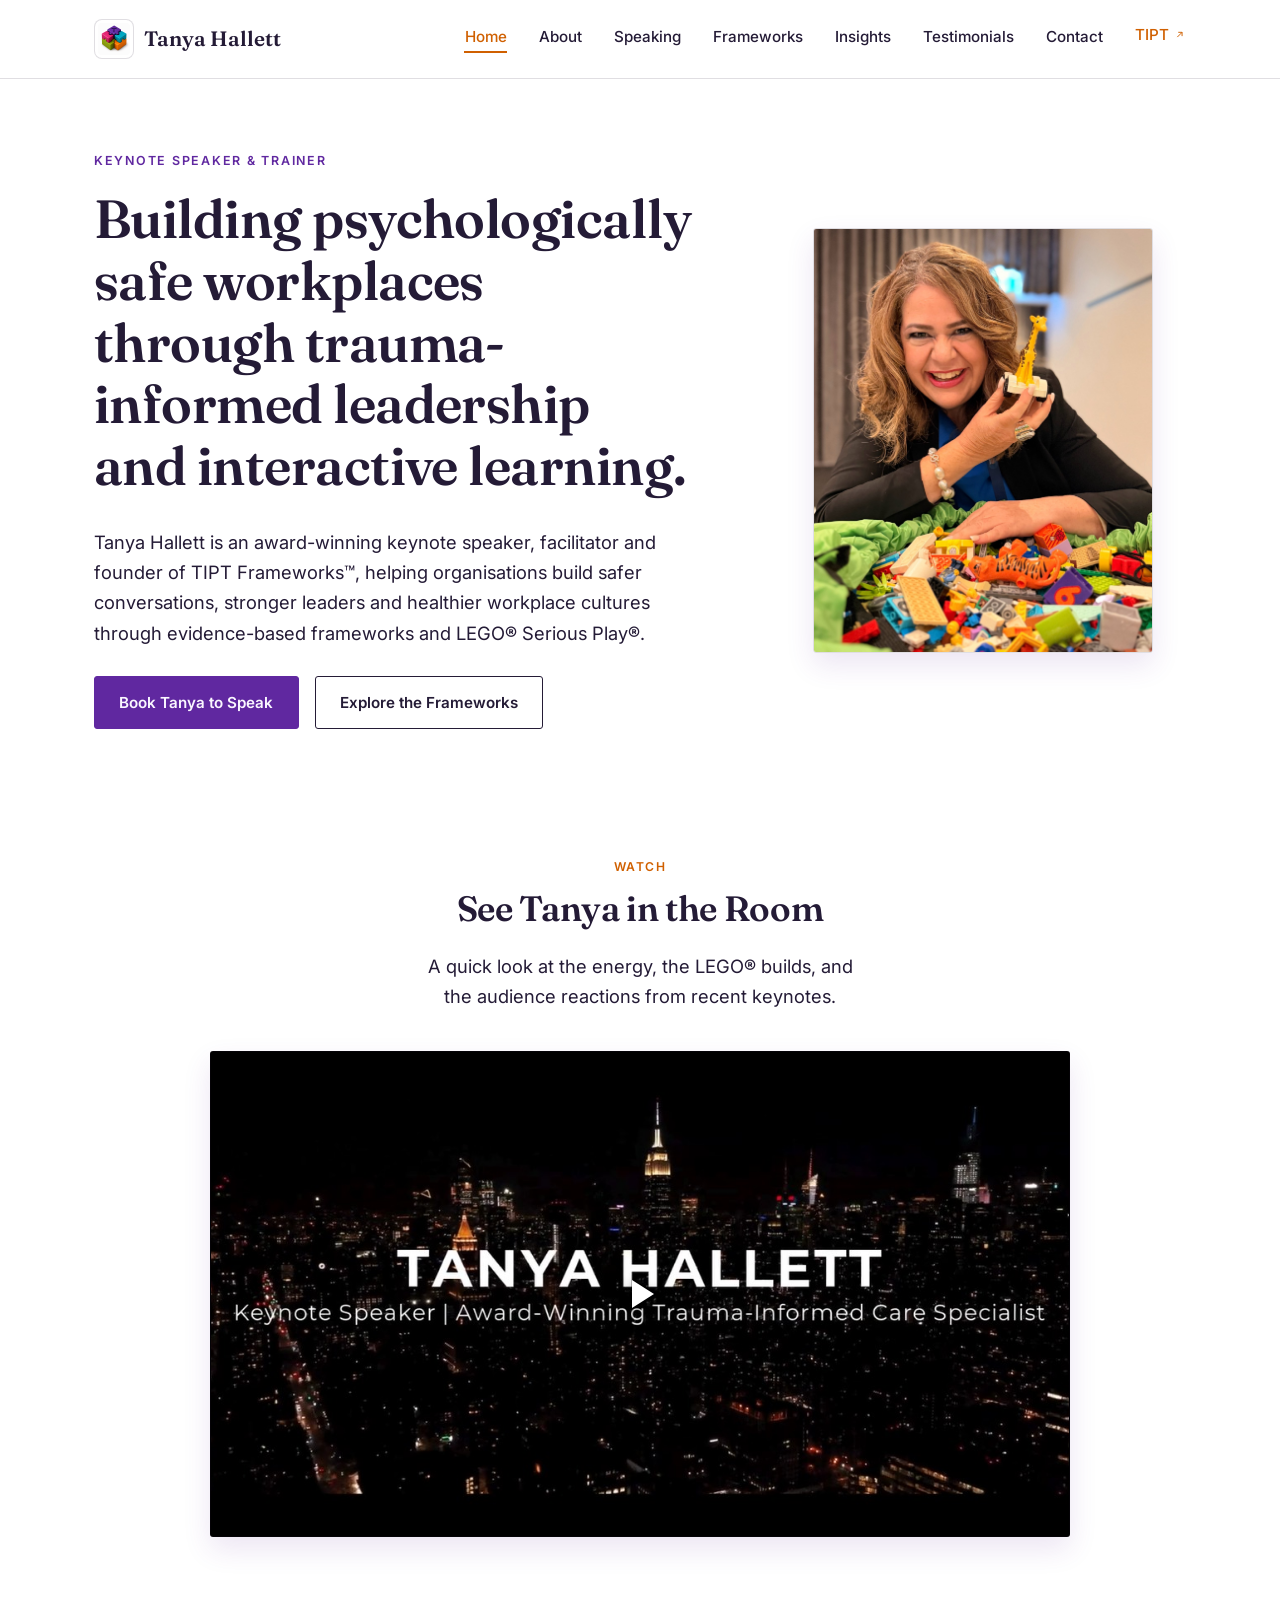
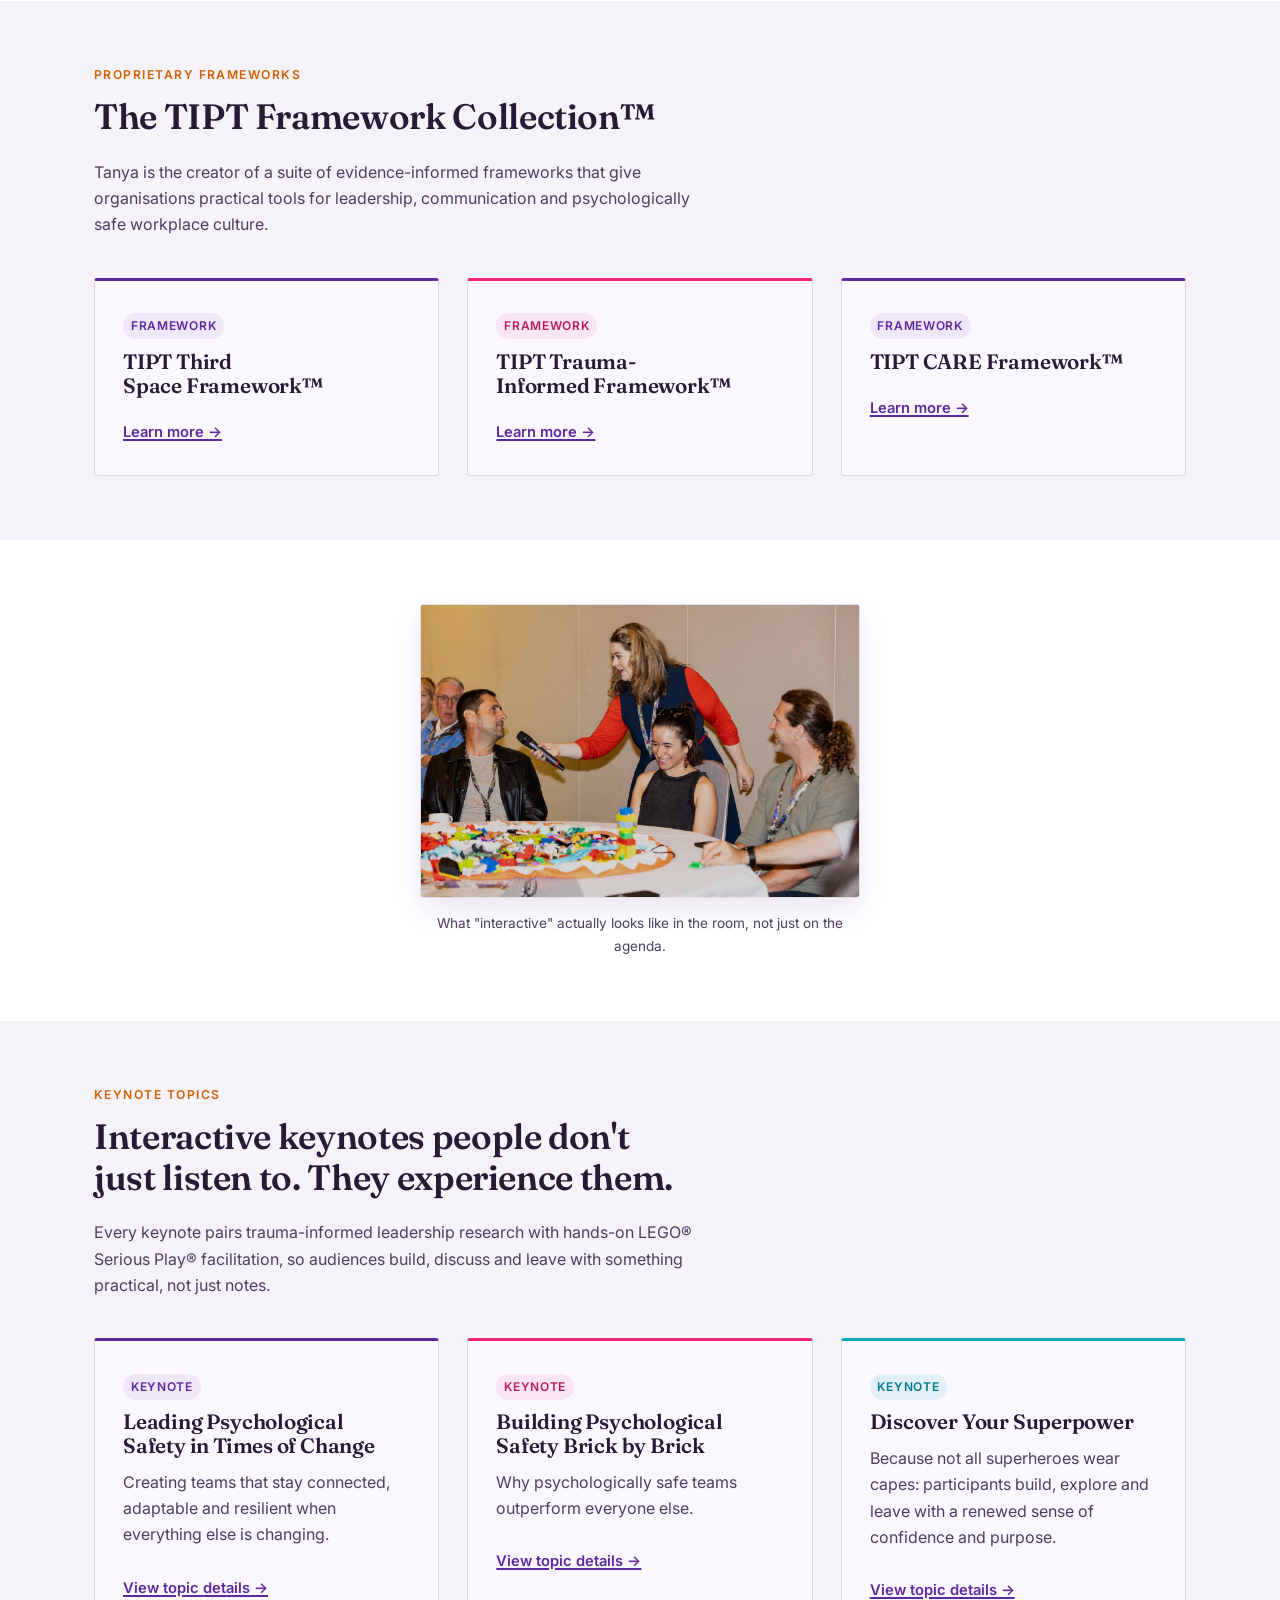
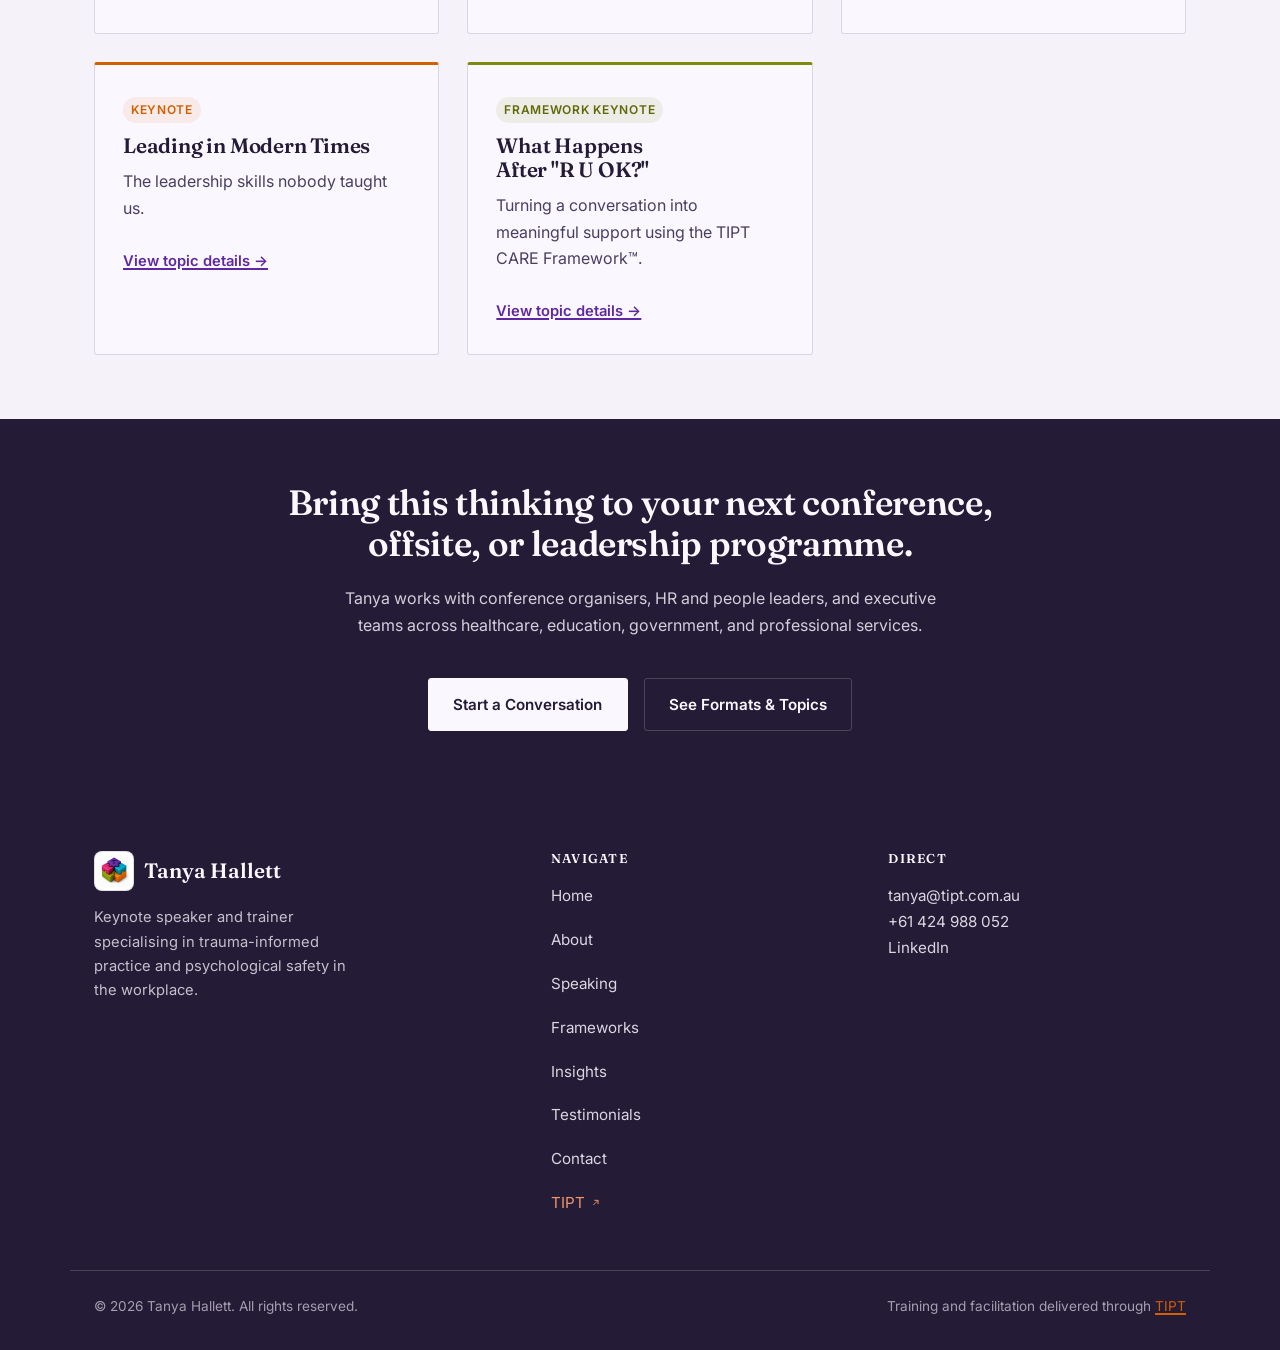
<file: index.html>
<!doctype html>
<html lang="en-AU">
<head>
<meta charset="UTF-8">
<meta name="viewport" content="width=device-width, initial-scale=1">
<title>Tanya Hallett | Keynote Speaker &amp; TIPT Frameworks™ Founder</title>
<meta name="description" content="Tanya Hallett is an award-winning keynote speaker and founder of TIPT Frameworks™, building safer, trauma-informed workplaces through LEGO® Serious Play®.">
<link rel="canonical" href="https://tanyahallett.com/">
<meta property="og:type" content="website">
<meta property="og:site_name" content="Tanya Hallett">
<meta property="og:title" content="Tanya Hallett | Keynote Speaker &amp; TIPT Frameworks™ Founder">
<meta property="og:description" content="Tanya Hallett is an award-winning keynote speaker and founder of TIPT Frameworks™, building safer, trauma-informed workplaces through LEGO® Serious Play®.">
<meta property="og:url" content="https://tanyahallett.com/">
<meta property="og:image" content="https://tanyahallett.com/images/tanya-black-jacket-lego.jpg">
<meta name="twitter:card" content="summary_large_image">
<meta name="twitter:title" content="Tanya Hallett | Keynote Speaker &amp; TIPT Frameworks™ Founder">
<meta name="twitter:description" content="Tanya Hallett is an award-winning keynote speaker and founder of TIPT Frameworks™, building safer, trauma-informed workplaces through LEGO® Serious Play®.">
<meta name="twitter:image" content="https://tanyahallett.com/images/tanya-black-jacket-lego.jpg">
<link rel="preconnect" href="https://fonts.googleapis.com">
<link rel="preconnect" href="https://fonts.gstatic.com" crossorigin>
<link href="https://fonts.googleapis.com/css2?family=Fraunces:opsz,wght@9..144,400;9..144,500;9..144,600;9..144,700&family=Inter:wght@400;500;600;700&display=swap" rel="stylesheet">
<link rel="stylesheet" href="css/style-v7.css">
<script type="application/ld+json">
{
  "@context": "https://schema.org",
  "@type": "Person",
  "name": "Tanya Hallett",
  "jobTitle": "Keynote Speaker & Founder, TIPT Frameworks™",
  "description": "Tanya Hallett is an award-winning keynote speaker, trauma-informed practice specialist and founder of TIPT (Trauma-Informed Practice Training and Advisory), helping organisations build psychologically safe, trauma-informed workplaces through LEGO® Serious Play®.",
  "url": "https://tanyahallett.com/",
  "image": "https://tanyahallett.com/images/tanya-black-jacket-lego.jpg",
  "sameAs": [
    "https://www.linkedin.com/in/tanya-hallett",
    "https://tipt.com.au"
  ],
  "worksFor": {
    "@type": "Organization",
    "name": "TIPT (Trauma-Informed Practice Training and Advisory)",
    "url": "https://tipt.com.au"
  }
}
</script>
</head>
<body>
<a class="skip-link" href="#main">Skip to main content</a>

<header class="site-header">
  <div class="container header-inner">
    <a href="index.html" class="logo">
      <img src="images/logo.png" alt="TIPT Frameworks logo" class="logo-mark" width="40" height="40">
      Tanya Hallett
    </a>
    <button class="nav-toggle" aria-expanded="false" aria-controls="primary-nav" aria-label="Toggle navigation menu">
      <span></span><span></span><span></span>
    </button>
    <nav class="primary-nav" id="primary-nav" aria-label="Primary">
      <ul>
        <li><a href="index.html" class="active" aria-current="page">Home</a></li>
        <li><a href="about.html">About</a></li>
        <li><a href="speaking.html">Speaking</a></li>
        <li><a href="frameworks.html">Frameworks</a></li>
        <li><a href="insights.html">Insights</a></li>
        <li><a href="testimonials.html">Testimonials</a></li>
        <li><a href="contact.html">Contact</a></li>
        <li><a href="https://tipt.com.au" target="_blank" rel="noopener noreferrer" class="external-link">TIPT
          <svg viewBox="0 0 24 24" fill="none" stroke="currentColor" stroke-width="2" aria-hidden="true"><path d="M7 17 17 7M9 7h8v8"/></svg>
        </a></li>
      </ul>
    </nav>
  </div>
  <div class="nav-backdrop"></div>
</header>

<main id="main">

  <section class="hero">
    <div class="container hero-grid">
      <div>
        <span class="hero-eyebrow">Keynote Speaker &amp; Trainer</span>
        <h1>Building psychologically safe workplaces through trauma-informed leadership and interactive learning.</h1>
        <p class="lede">Tanya Hallett is an award-winning keynote speaker, facilitator and founder of TIPT Frameworks™, helping organisations build safer conversations, stronger leaders and healthier workplace cultures through evidence-based frameworks and LEGO&reg; Serious Play&reg;.</p>
        <div class="cta-row">
          <a class="btn btn-primary" href="contact.html">Book Tanya to Speak</a>
          <a class="btn btn-secondary" href="frameworks.html">Explore the Frameworks</a>
        </div>
      </div>
      <img class="hero-photo" src="images/tanya-black-jacket-lego.jpg" alt="Tanya Hallett smiling in a black jacket with LEGO&reg; bricks" width="1400" height="1714" fetchpriority="high">
    </div>
  </section>

  <section class="block">
    <div class="container">
      <div class="section-head center">
        <span class="kicker">Watch</span>
        <h2>See Tanya in the Room</h2>
        <p class="lede">A quick look at the energy, the LEGO&reg; builds, and the audience reactions from recent keynotes.</p>
      </div>
      <div class="video-embed-wrap">
        <button type="button" class="video-embed video-facade" id="speaker-reel-facade" data-video-id="dZGkqgv3TUQ" data-video-title="Tanya Hallett Speaker Reel" aria-label="Play the Tanya Hallett speaker reel">
          <img src="images/speaker-reel-poster.jpg" alt="" width="1050" height="582" loading="lazy">
          <span class="video-play" aria-hidden="true"><svg viewBox="0 0 24 24" fill="currentColor"><path d="M8 5v14l11-7z"/></svg></span>
        </button>
      </div>
    </div>
  </section>

  <section class="block panel">
    <div class="container">
      <div class="section-head">
        <span class="kicker">Proprietary Frameworks</span>
        <h2>The TIPT Framework Collection&trade;</h2>
        <p>Tanya is the creator of a suite of evidence-informed frameworks that give organisations practical tools for leadership, communication and psychologically safe workplace culture.</p>
      </div>
      <div class="grid grid-3">
        <div class="card">
          <span class="tag">Framework</span>
          <h3>TIPT Third Space Framework&trade;</h3>
          <a class="card-link" href="frameworks.html#third-space-framework"><span class="cta-inline">Learn more →</span></a>
        </div>
        <div class="card card-pink">
          <span class="tag">Framework</span>
          <h3>TIPT Trauma-Informed Framework&trade;</h3>
          <a class="card-link" href="frameworks.html#trauma-informed-framework"><span class="cta-inline">Learn more →</span></a>
        </div>
        <div class="card">
          <span class="tag">Framework</span>
          <h3>TIPT CARE Framework&trade;</h3>
          <a class="card-link" href="frameworks.html#care-framework"><span class="cta-inline">Learn more →</span></a>
        </div>
      </div>
    </div>
  </section>

  <section class="block">
    <div class="container">
      <figure class="differentiator-figure figure-compact">
        <img src="images/group-talking-into-mic.jpg" alt="Tanya holding a microphone for a conference delegate as the group talks together around a table of LEGO® bricks" loading="lazy">
        <figcaption>What "interactive" actually looks like in the room, not just on the agenda.</figcaption>
      </figure>
    </div>
  </section>

  <section class="block panel">
    <div class="container">
      <div class="section-head">
        <span class="kicker">Keynote Topics</span>
        <h2>Interactive keynotes people don't just listen to. They experience them.</h2>
        <p>Every keynote pairs trauma-informed leadership research with hands-on LEGO&reg; Serious Play&reg; facilitation, so audiences build, discuss and leave with something practical, not just notes.</p>
      </div>
      <div class="grid grid-3">
        <div class="card">
          <span class="tag">Keynote</span>
          <h3>Leading Psychological Safety in Times of Change</h3>
          <p>Creating teams that stay connected, adaptable and resilient when everything else is changing.</p>
          <a class="card-link" href="speaking.html#leading-psychological-safety-in-times-of-change"><span class="cta-inline">View topic details →</span></a>
        </div>
        <div class="card card-pink">
          <span class="tag">Keynote</span>
          <h3>Building Psychological Safety Brick by Brick</h3>
          <p>Why psychologically safe teams outperform everyone else.</p>
          <a class="card-link" href="speaking.html#building-psychological-safety-brick-by-brick"><span class="cta-inline">View topic details →</span></a>
        </div>
        <div class="card card-teal">
          <span class="tag">Keynote</span>
          <h3>Discover Your Superpower</h3>
          <p>Because not all superheroes wear capes: participants build, explore and leave with a renewed sense of confidence and purpose.</p>
          <a class="card-link" href="speaking.html#discover-your-superpower"><span class="cta-inline">View topic details →</span></a>
        </div>
        <div class="card card-orange">
          <span class="tag">Keynote</span>
          <h3>Leading in Modern Times</h3>
          <p>The leadership skills nobody taught us.</p>
          <a class="card-link" href="speaking.html#leading-in-modern-times"><span class="cta-inline">View topic details →</span></a>
        </div>
        <div class="card card-green">
          <span class="tag">Framework Keynote</span>
          <h3>What Happens After "R U OK?"</h3>
          <p>Turning a conversation into meaningful support using the TIPT CARE Framework&trade;.</p>
          <a class="card-link" href="speaking.html#what-happens-after-r-u-ok"><span class="cta-inline">View topic details →</span></a>
        </div>
      </div>
    </div>
  </section>

  <section class="block dark cta-band">
    <div class="container">
      <div class="section-head center">
        <h2>Bring this thinking to your next conference, offsite, or leadership programme.</h2>
        <p>Tanya works with conference organisers, HR and people leaders, and executive teams across healthcare, education, government, and professional services.</p>
      </div>
      <div class="cta-row">
        <a class="btn btn-on-dark" href="contact.html">Start a Conversation</a>
        <a class="btn btn-outline-on-dark" href="speaking.html">See Formats &amp; Topics</a>
      </div>
    </div>
  </section>

</main>

<footer class="site-footer">
  <div class="container footer-grid">
    <div class="footer-brand">
      <a href="index.html" class="logo">
        <img src="images/logo.png" alt="TIPT Frameworks logo" class="logo-mark" width="40" height="40">
        Tanya Hallett
      </a>
      <p>Keynote speaker and trainer specialising in trauma-informed practice and psychological safety in the workplace.</p>
    </div>
    <nav class="footer-nav" aria-label="Footer">
      <h4>Navigate</h4>
      <ul>
        <li><a href="index.html">Home</a></li>
        <li><a href="about.html">About</a></li>
        <li><a href="speaking.html">Speaking</a></li>
        <li><a href="frameworks.html">Frameworks</a></li>
        <li><a href="insights.html">Insights</a></li>
        <li><a href="testimonials.html">Testimonials</a></li>
        <li><a href="contact.html">Contact</a></li>
        <li><a href="https://tipt.com.au" target="_blank" rel="noopener noreferrer" class="external-link">TIPT
          <svg viewBox="0 0 24 24" fill="none" stroke="currentColor" stroke-width="2" aria-hidden="true"><path d="M7 17 17 7M9 7h8v8"/></svg>
        </a></li>
      </ul>
    </nav>
    <div class="footer-contact">
      <h4>Direct</h4>
      <p><a href="mailto:tanya@tipt.com.au">tanya@tipt.com.au</a><br><a href="tel:+61424988052">+61 424 988 052</a><br><a href="https://www.linkedin.com/in/tanya-hallett" target="_blank" rel="noopener noreferrer">LinkedIn</a></p>
    </div>
  </div>
  <div class="container footer-bottom">
    <span>© 2026 Tanya Hallett. All rights reserved.</span>
    <span>Training and facilitation delivered through <a href="https://tipt.com.au" target="_blank" rel="noopener noreferrer" class="external-link">TIPT</a></span>
  </div>
</footer>

<script src="js/main-v2.js"></script>
</body>
</html>
</file>
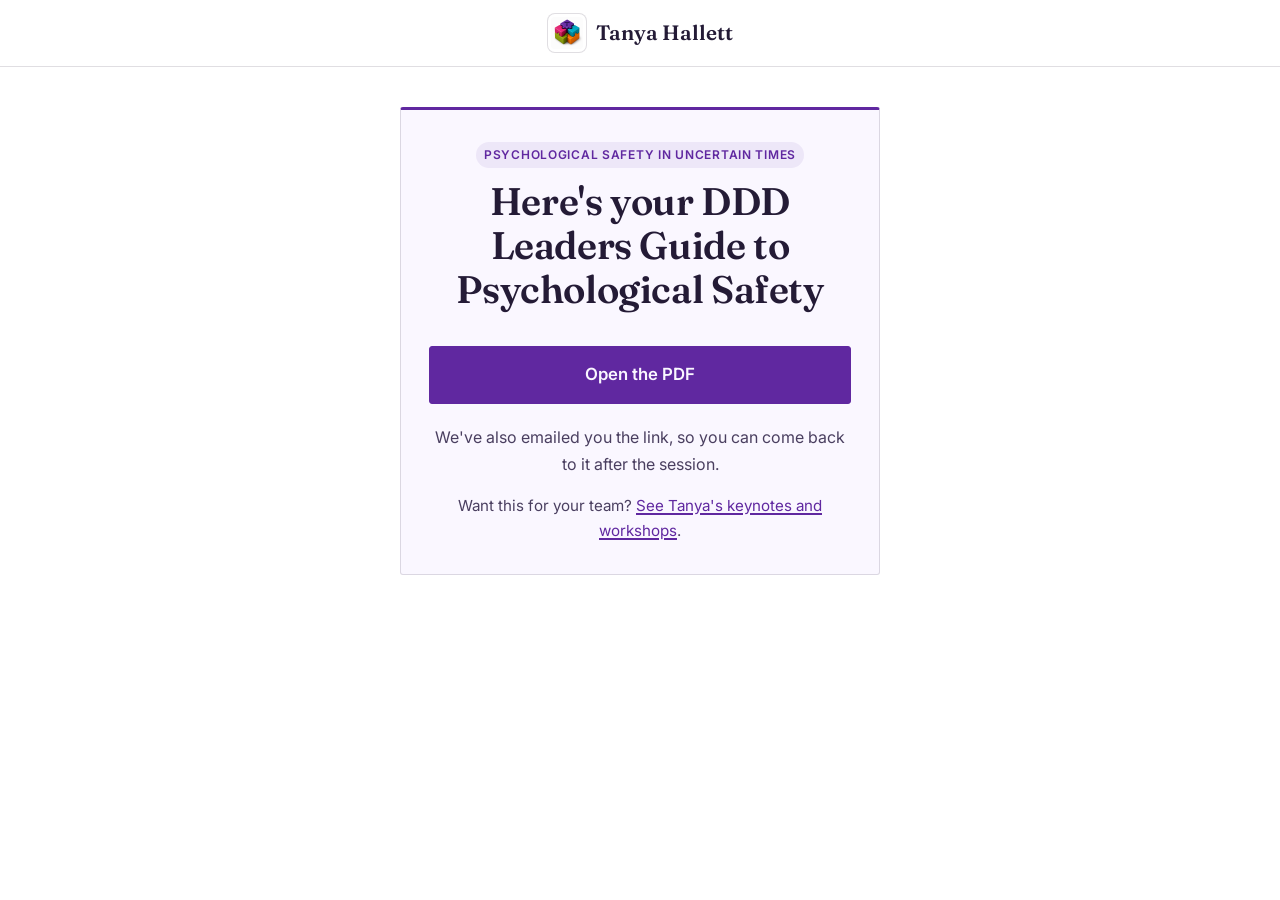
<file: downloads/2c17682d-312b-4584-9b8b-89af58b88bc5/index.html>
<!doctype html>
<html lang="en-AU">
<head>
<meta charset="UTF-8">
<meta name="viewport" content="width=device-width, initial-scale=1">
<title>Your PDF | Tanya Hallett</title>
<meta name="robots" content="noindex, nofollow">
<meta name="referrer" content="no-referrer">
<link rel="preconnect" href="https://fonts.googleapis.com">
<link rel="preconnect" href="https://fonts.gstatic.com" crossorigin>
<link href="https://fonts.googleapis.com/css2?family=Fraunces:opsz,wght@9..144,400;9..144,500;9..144,600;9..144,700&family=Inter:wght@400;500;600;700&display=swap" rel="stylesheet">
<link rel="stylesheet" href="../../css/style-v7.css">
<style>
  .qr-header .header-inner { justify-content: center; padding-block: 0.8rem; }
  .qr-main { padding-block: 2.5rem 3rem; }
  .thankyou-card h1 { font-size: clamp(1.7rem, 7vw, 2.4rem); }
  .thankyou-card p { margin-inline: auto; }
  .thankyou-card .btn { width: 100%; justify-content: center; font-size: 1.05rem; min-height: 3.5rem; margin-bottom: 1.25rem; }
  .thankyou-next { font-size: 0.95rem; }
</style>
</head>
<body>

<header class="site-header qr-header">
  <div class="container header-inner">
    <a href="../../index.html" class="logo">
      <img src="../../images/logo.png" alt="TIPT Frameworks logo" class="logo-mark" width="40" height="40">
      Tanya Hallett
    </a>
  </div>
</header>

<main id="main" class="qr-main">
  <div class="container">
    <div class="card thankyou-card">
      <span class="tag">Psychological Safety in Uncertain Times</span>
      <h1>Here's your DDD Leaders Guide to Psychological Safety</h1>
      <a class="btn btn-primary" href="psychological-safety-in-uncertain-times.pdf">Open the PDF</a>
      <p>We've also emailed you the link, so you can come back to it after the session.</p>
      <p class="thankyou-next">Want this for your team? <a href="../../speaking.html">See Tanya's keynotes and workshops</a>.</p>
    </div>
  </div>
</main>

</body>
</html>
</file>
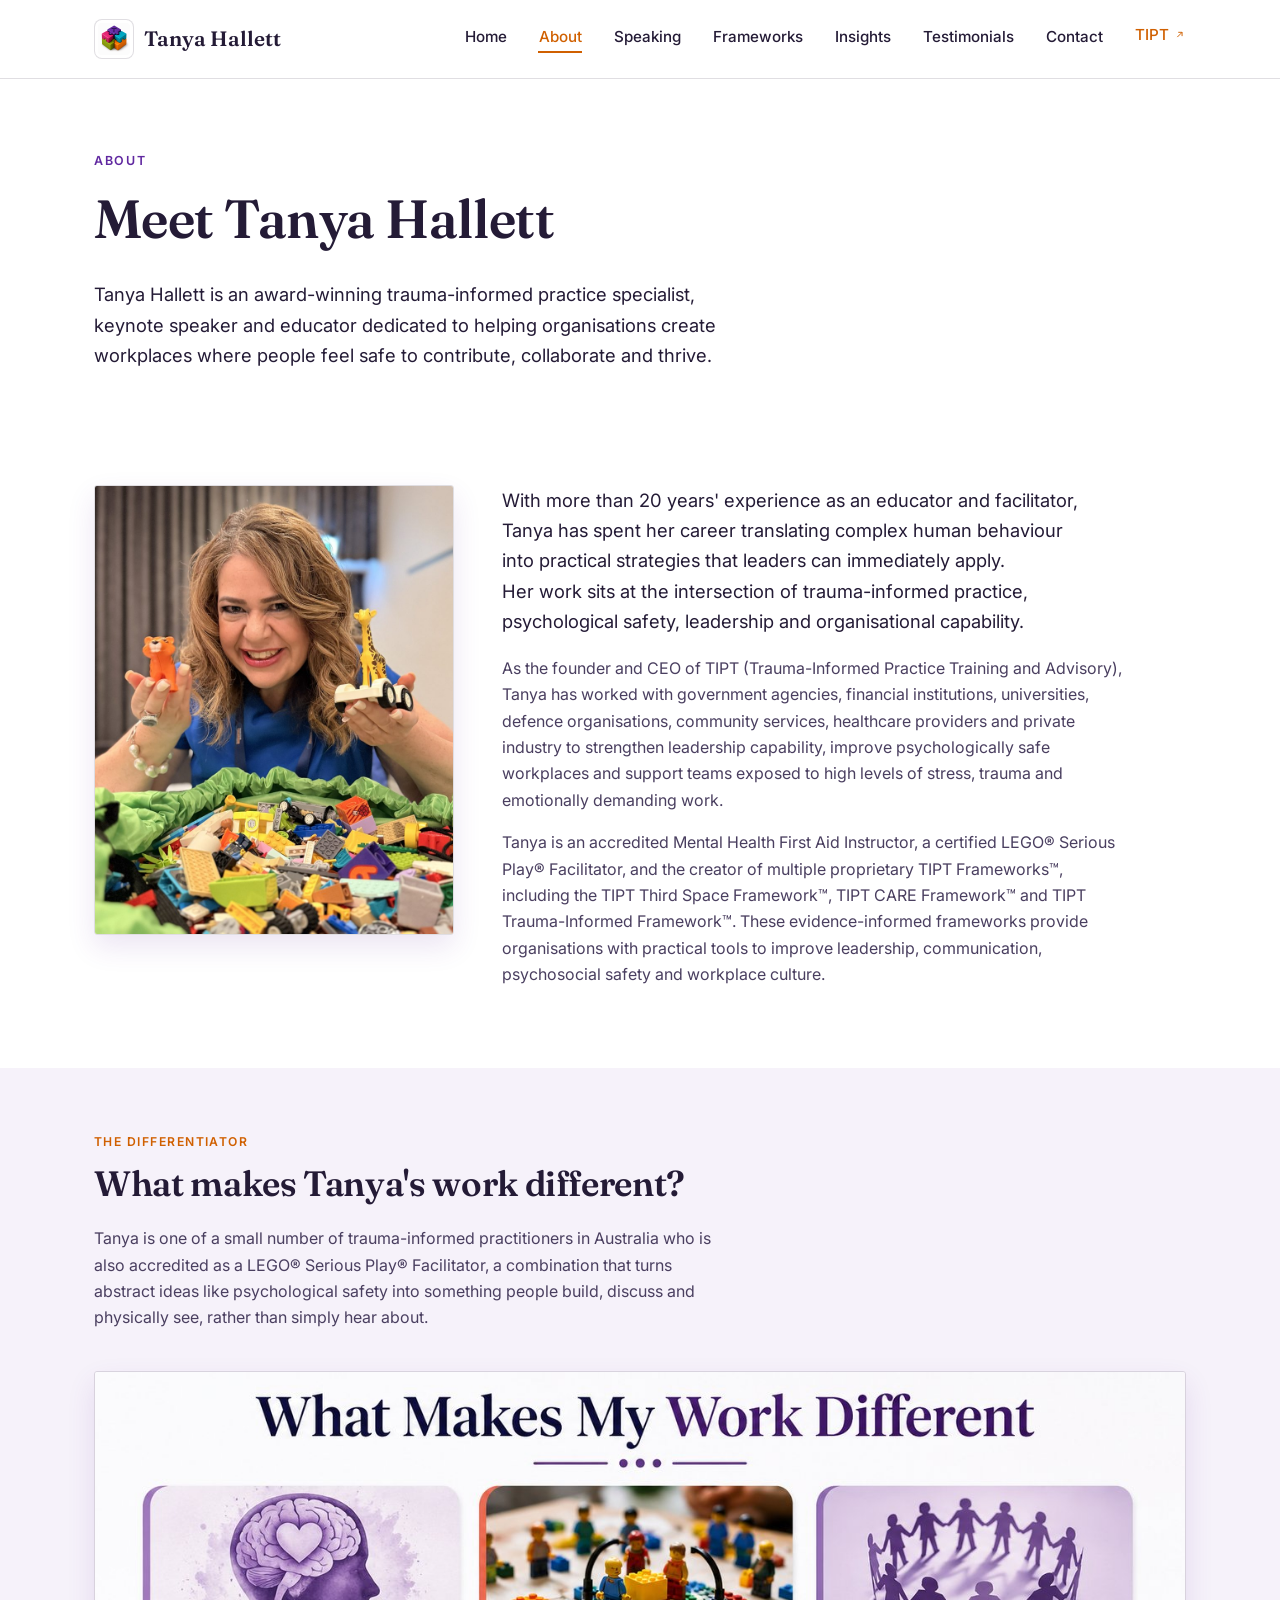
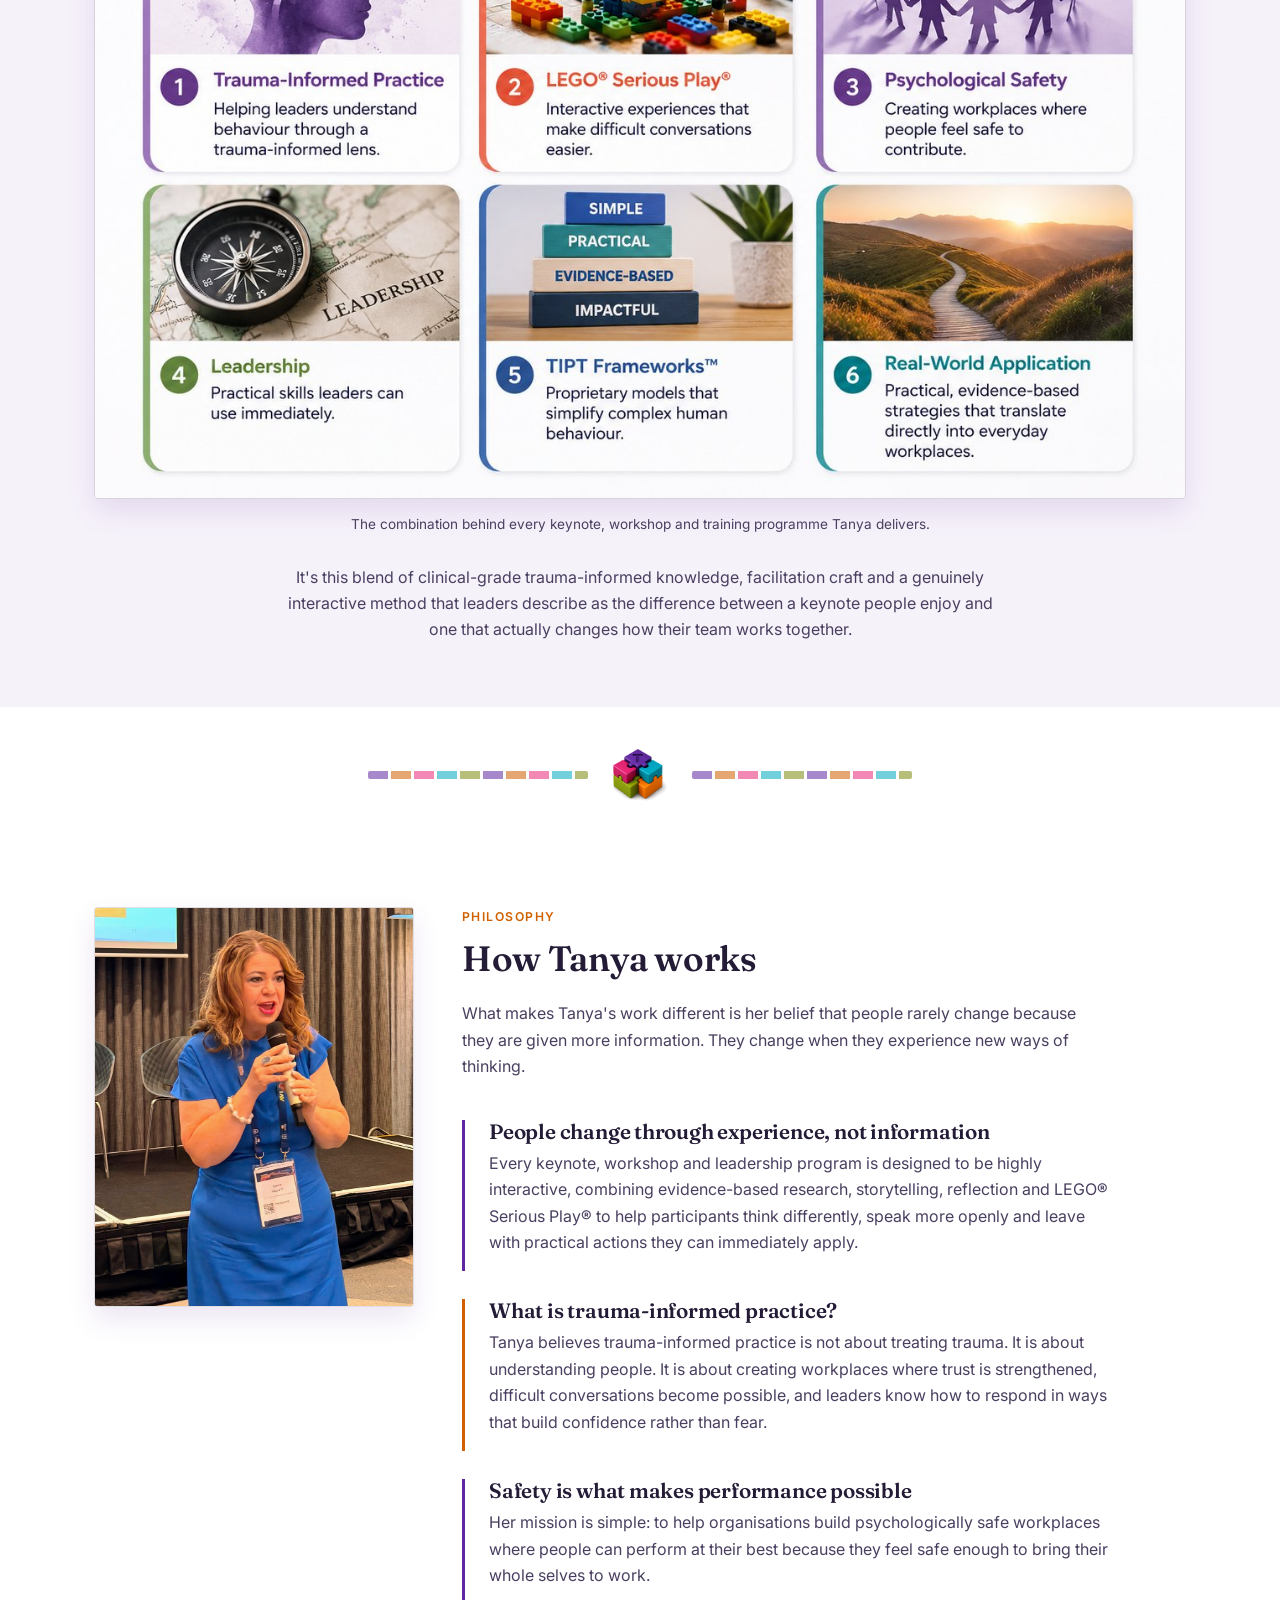
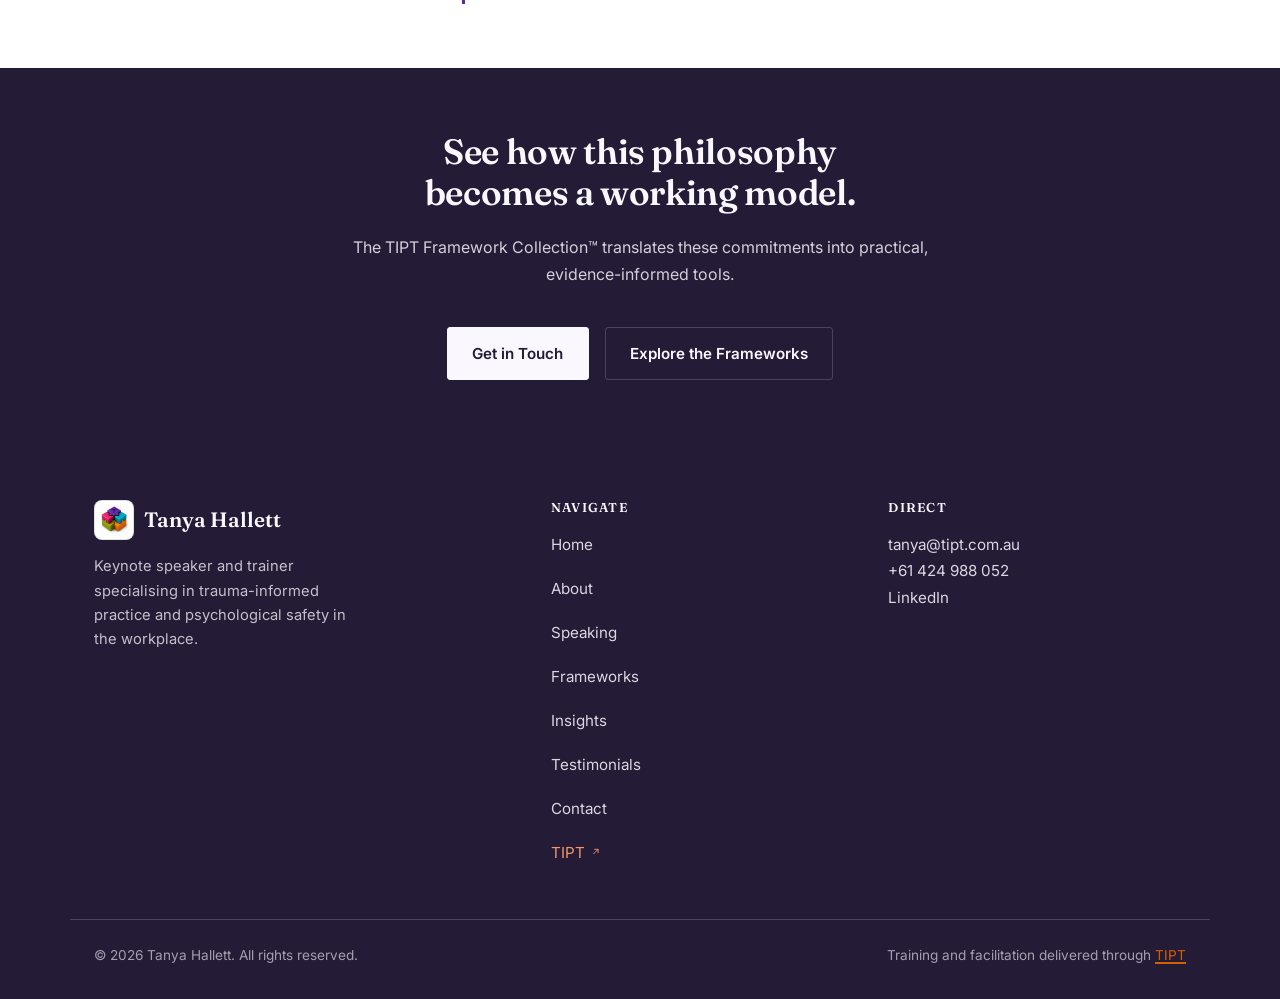
<file: about.html>
<!doctype html>
<html lang="en-AU">
<head>
<meta charset="UTF-8">
<meta name="viewport" content="width=device-width, initial-scale=1">
<title>About Tanya Hallett | Keynote Speaker &amp; TIPT Founder</title>
<meta name="description" content="Meet Tanya Hallett, an award-winning trauma-informed practice specialist, keynote speaker and founder of TIPT (Trauma-Informed Practice Training and Advisory).">
<link rel="canonical" href="https://tanyahallett.com/about.html">
<meta property="og:type" content="website">
<meta property="og:site_name" content="Tanya Hallett">
<meta property="og:title" content="About Tanya Hallett | Keynote Speaker &amp; TIPT Founder">
<meta property="og:description" content="Meet Tanya Hallett, an award-winning trauma-informed practice specialist, keynote speaker and founder of TIPT (Trauma-Informed Practice Training and Advisory).">
<meta property="og:url" content="https://tanyahallett.com/about.html">
<meta property="og:image" content="https://tanyahallett.com/images/tanya-playful-lego.jpg">
<meta name="twitter:card" content="summary_large_image">
<meta name="twitter:title" content="About Tanya Hallett | Keynote Speaker &amp; TIPT Founder">
<meta name="twitter:description" content="Meet Tanya Hallett, an award-winning trauma-informed practice specialist, keynote speaker and founder of TIPT (Trauma-Informed Practice Training and Advisory).">
<meta name="twitter:image" content="https://tanyahallett.com/images/tanya-playful-lego.jpg">
<link rel="preconnect" href="https://fonts.googleapis.com">
<link rel="preconnect" href="https://fonts.gstatic.com" crossorigin>
<link href="https://fonts.googleapis.com/css2?family=Fraunces:opsz,wght@9..144,400;9..144,500;9..144,600;9..144,700&family=Inter:wght@400;500;600;700&display=swap" rel="stylesheet">
<link rel="stylesheet" href="css/style-v7.css">
<script type="application/ld+json">
{
  "@context": "https://schema.org",
  "@type": "Person",
  "name": "Tanya Hallett",
  "jobTitle": "Keynote Speaker & Founder, TIPT Frameworks™",
  "description": "Tanya Hallett is an award-winning trauma-informed practice specialist, keynote speaker and educator with more than 20 years' experience, and founder of TIPT (Trauma-Informed Practice Training and Advisory).",
  "url": "https://tanyahallett.com/about.html",
  "image": "https://tanyahallett.com/images/tanya-playful-lego.jpg",
  "sameAs": [
    "https://www.linkedin.com/in/tanya-hallett",
    "https://tipt.com.au"
  ],
  "worksFor": {
    "@type": "Organization",
    "name": "TIPT (Trauma-Informed Practice Training and Advisory)",
    "url": "https://tipt.com.au"
  }
}
</script>
<script type="application/ld+json">
{
  "@context": "https://schema.org",
  "@type": "FAQPage",
  "mainEntity": [
    {
      "@type": "Question",
      "name": "What makes Tanya's work different?",
      "acceptedAnswer": {
        "@type": "Answer",
        "text": "Tanya is one of a small number of trauma-informed practitioners in Australia who is also accredited as a LEGO Serious Play Facilitator, a combination that turns abstract ideas like psychological safety into something people build, discuss and physically see, rather than simply hear about."
      }
    },
    {
      "@type": "Question",
      "name": "What is trauma-informed practice?",
      "acceptedAnswer": {
        "@type": "Answer",
        "text": "Trauma-informed practice is not about treating trauma. It is about understanding people. It is about creating workplaces where trust is strengthened, difficult conversations become possible, and leaders know how to respond in ways that build confidence rather than fear."
      }
    }
  ]
}
</script>
</head>
<body>
<a class="skip-link" href="#main">Skip to main content</a>

<header class="site-header">
  <div class="container header-inner">
    <a href="index.html" class="logo">
      <img src="images/logo.png" alt="TIPT Frameworks logo" class="logo-mark" width="40" height="40">
      Tanya Hallett
    </a>
    <button class="nav-toggle" aria-expanded="false" aria-controls="primary-nav" aria-label="Toggle navigation menu">
      <span></span><span></span><span></span>
    </button>
    <nav class="primary-nav" id="primary-nav" aria-label="Primary">
      <ul>
        <li><a href="index.html">Home</a></li>
        <li><a href="about.html" class="active" aria-current="page">About</a></li>
        <li><a href="speaking.html">Speaking</a></li>
        <li><a href="frameworks.html">Frameworks</a></li>
        <li><a href="insights.html">Insights</a></li>
        <li><a href="testimonials.html">Testimonials</a></li>
        <li><a href="contact.html">Contact</a></li>
        <li><a href="https://tipt.com.au" target="_blank" rel="noopener noreferrer" class="external-link">TIPT
          <svg viewBox="0 0 24 24" fill="none" stroke="currentColor" stroke-width="2" aria-hidden="true"><path d="M7 17 17 7M9 7h8v8"/></svg>
        </a></li>
      </ul>
    </nav>
  </div>
  <div class="nav-backdrop"></div>
</header>

<main id="main">

  <section class="hero" style="padding-bottom: 2rem;">
    <div class="container">
      <span class="hero-eyebrow">About</span>
      <h1>Meet Tanya Hallett</h1>
      <p class="lede">Tanya Hallett is an award-winning trauma-informed practice specialist, keynote speaker and educator dedicated to helping organisations create workplaces where people feel safe to contribute, collaborate and thrive.</p>
    </div>
  </section>

  <section class="block">
    <div class="container">
      <div class="bio-grid">
        <img src="images/tanya-playful-lego.jpg" alt="Tanya Hallett smiling while holding LEGO figures during a workshop" class="headshot-photo" loading="lazy">
        <div>
          <p class="lede">With more than 20 years' experience as an educator and facilitator, Tanya has spent her career translating complex human behaviour into practical strategies that leaders can immediately apply. Her work sits at the intersection of trauma-informed practice, psychological safety, leadership and organisational capability.</p>
          <p>As the founder and CEO of TIPT (Trauma-Informed Practice Training and Advisory), Tanya has worked with government agencies, financial institutions, universities, defence organisations, community services, healthcare providers and private industry to strengthen leadership capability, improve psychologically safe workplaces and support teams exposed to high levels of stress, trauma and emotionally demanding work.</p>
          <p>Tanya is an accredited Mental Health First Aid Instructor, a certified LEGO&reg; Serious Play&reg; Facilitator, and the creator of multiple proprietary TIPT Frameworks&trade;, including the TIPT Third Space Framework&trade;, TIPT CARE Framework&trade; and TIPT Trauma-Informed Framework&trade;. These evidence-informed frameworks provide organisations with practical tools to improve leadership, communication, psychosocial safety and workplace culture.</p>
        </div>
      </div>
    </div>
  </section>

  <section class="block panel">
    <div class="container">
      <div class="section-head">
        <span class="kicker">The Differentiator</span>
        <h2>What makes Tanya's work different?</h2>
        <p>Tanya is one of a small number of trauma-informed practitioners in Australia who is also accredited as a LEGO&reg; Serious Play&reg; Facilitator, a combination that turns abstract ideas like psychological safety into something people build, discuss and physically see, rather than simply hear about.</p>
      </div>
      <figure class="differentiator-figure">
        <img src="images/what-makes-my-work-different.jpg" alt="Six differentiators of Tanya's work: trauma-informed practice, LEGO Serious Play, psychological safety, leadership, TIPT Frameworks, and real-world application." loading="lazy">
        <figcaption>The combination behind every keynote, workshop and training programme Tanya delivers.</figcaption>
      </figure>
      <p class="differentiator-note">It's this blend of clinical-grade trauma-informed knowledge, facilitation craft and a genuinely interactive method that leaders describe as the difference between a keynote people enjoy and one that actually changes how their team works together.</p>
    </div>
  </section>

  <div class="rings-divider" aria-hidden="true">
    <img src="images/logo-bricks.png" alt="" width="56" height="56" loading="lazy">
  </div>

  <section class="block">
    <div class="container">
      <div class="philosophy-grid">
        <img src="images/tanya-with-mic.jpg" alt="Tanya Hallett speaking into a microphone on stage at a conference" class="philosophy-photo" loading="lazy">
        <div>
          <div class="section-head">
            <span class="kicker">Philosophy</span>
            <h2>How Tanya works</h2>
            <p>What makes Tanya's work different is her belief that people rarely change because they are given more information. They change when they experience new ways of thinking.</p>
          </div>
          <div class="principle-list">
            <div class="principle">
              <h3>People change through experience, not information</h3>
              <p>Every keynote, workshop and leadership program is designed to be highly interactive, combining evidence-based research, storytelling, reflection and LEGO&reg; Serious Play&reg; to help participants think differently, speak more openly and leave with practical actions they can immediately apply.</p>
            </div>
            <div class="principle orange">
              <h3>What is trauma-informed practice?</h3>
              <p>Tanya believes trauma-informed practice is not about treating trauma. It is about understanding people. It is about creating workplaces where trust is strengthened, difficult conversations become possible, and leaders know how to respond in ways that build confidence rather than fear.</p>
            </div>
            <div class="principle">
              <h3>Safety is what makes performance possible</h3>
              <p>Her mission is simple: to help organisations build psychologically safe workplaces where people can perform at their best because they feel safe enough to bring their whole selves to work.</p>
            </div>
          </div>
        </div>
      </div>
    </div>
  </section>

  <section class="block dark cta-band">
    <div class="container">
      <div class="section-head center">
        <h2>See how this philosophy becomes a working model.</h2>
        <p>The TIPT Framework Collection&trade; translates these commitments into practical, evidence-informed tools.</p>
      </div>
      <div class="cta-row">
        <a class="btn btn-on-dark" href="contact.html">Get in Touch</a>
        <a class="btn btn-outline-on-dark" href="frameworks.html">Explore the Frameworks</a>
      </div>
    </div>
  </section>

</main>

<footer class="site-footer">
  <div class="container footer-grid">
    <div class="footer-brand">
      <a href="index.html" class="logo">
        <img src="images/logo.png" alt="TIPT Frameworks logo" class="logo-mark" width="40" height="40">
        Tanya Hallett
      </a>
      <p>Keynote speaker and trainer specialising in trauma-informed practice and psychological safety in the workplace.</p>
    </div>
    <nav class="footer-nav" aria-label="Footer">
      <h4>Navigate</h4>
      <ul>
        <li><a href="index.html">Home</a></li>
        <li><a href="about.html">About</a></li>
        <li><a href="speaking.html">Speaking</a></li>
        <li><a href="frameworks.html">Frameworks</a></li>
        <li><a href="insights.html">Insights</a></li>
        <li><a href="testimonials.html">Testimonials</a></li>
        <li><a href="contact.html">Contact</a></li>
        <li><a href="https://tipt.com.au" target="_blank" rel="noopener noreferrer" class="external-link">TIPT
          <svg viewBox="0 0 24 24" fill="none" stroke="currentColor" stroke-width="2" aria-hidden="true"><path d="M7 17 17 7M9 7h8v8"/></svg>
        </a></li>
      </ul>
    </nav>
    <div class="footer-contact">
      <h4>Direct</h4>
      <p><a href="mailto:tanya@tipt.com.au">tanya@tipt.com.au</a><br><a href="tel:+61424988052">+61 424 988 052</a><br><a href="https://www.linkedin.com/in/tanya-hallett" target="_blank" rel="noopener noreferrer">LinkedIn</a></p>
    </div>
  </div>
  <div class="container footer-bottom">
    <span>© 2026 Tanya Hallett. All rights reserved.</span>
    <span>Training and facilitation delivered through <a href="https://tipt.com.au" target="_blank" rel="noopener noreferrer" class="external-link">TIPT</a></span>
  </div>
</footer>

<script src="js/main-v2.js"></script>
</body>
</html>
</file>
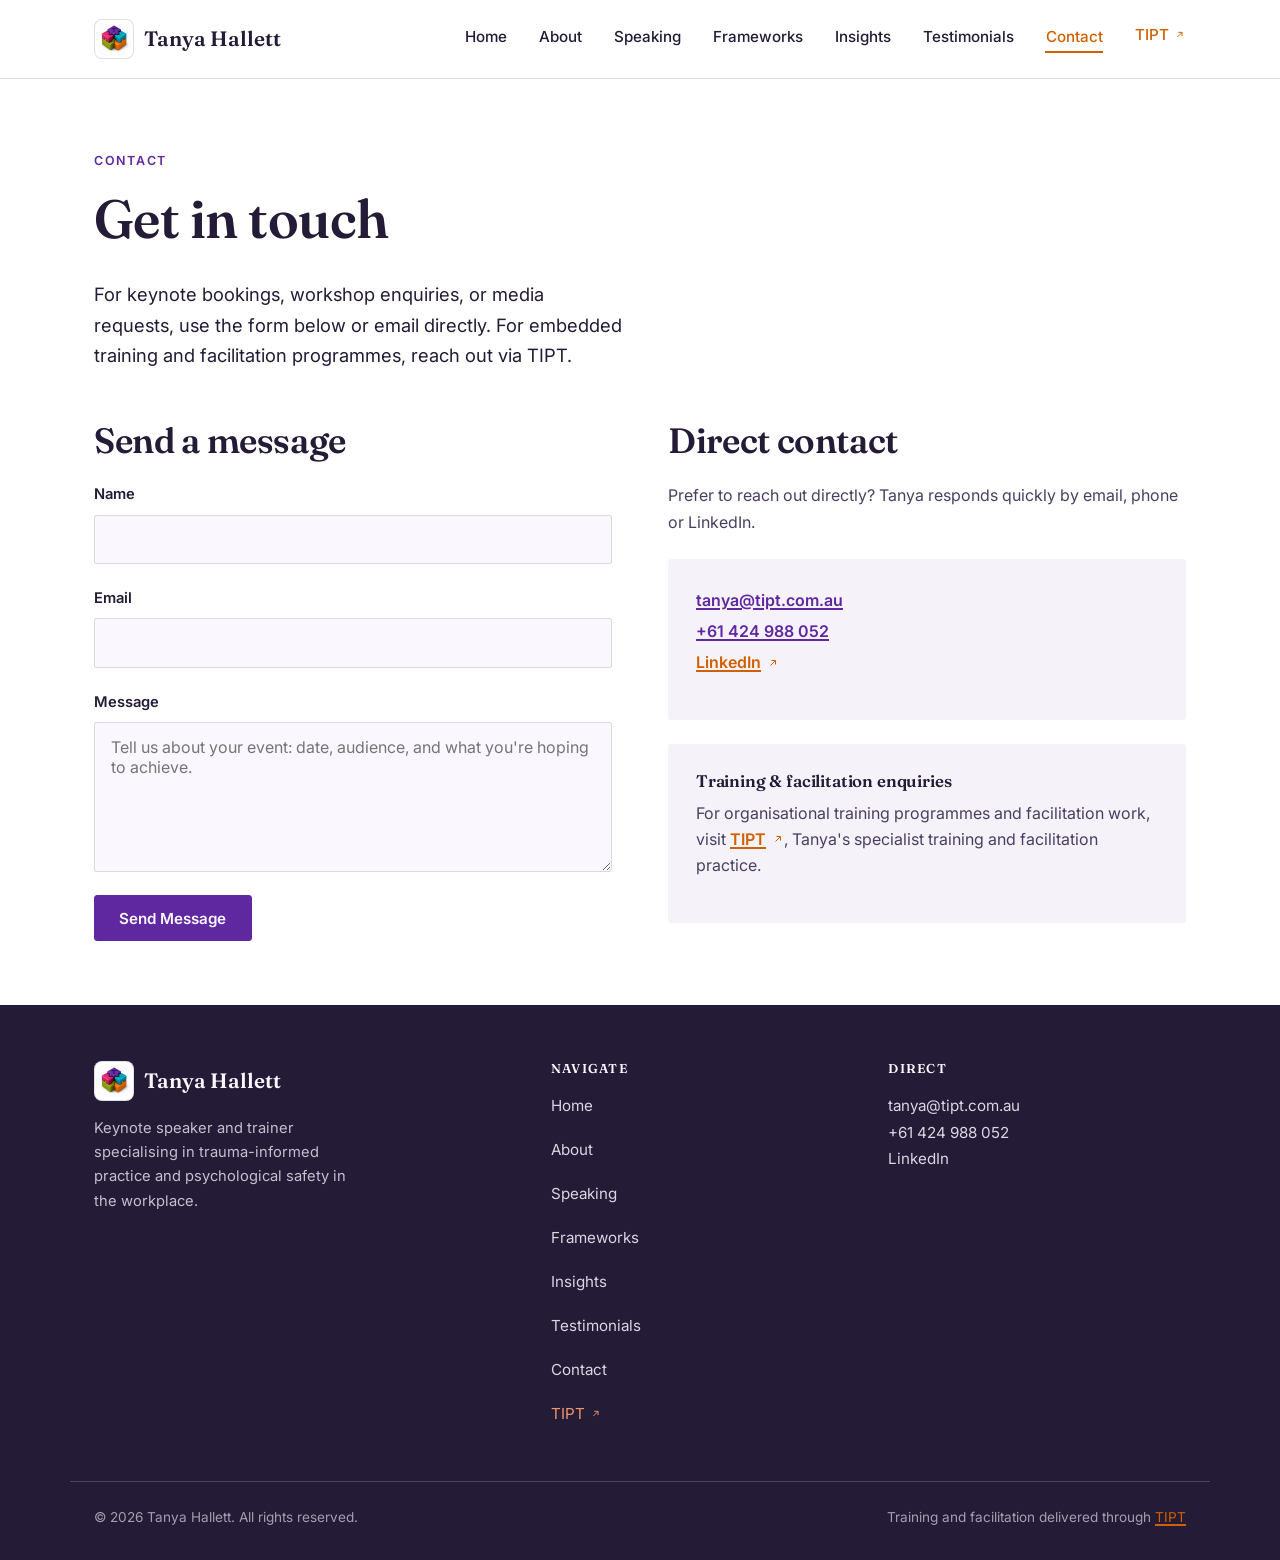
<file: contact.html>
<!doctype html>
<html lang="en-AU">
<head>
<meta charset="UTF-8">
<meta name="viewport" content="width=device-width, initial-scale=1">
<title>Contact Tanya Hallett | Book a Keynote or Workshop</title>
<meta name="description" content="Book Tanya Hallett for a keynote, workshop, or training programme on trauma-informed practice and psychological safety. Tanya responds quickly to enquiries.">
<link rel="canonical" href="https://tanyahallett.com/contact.html">
<meta property="og:type" content="website">
<meta property="og:site_name" content="Tanya Hallett">
<meta property="og:title" content="Contact Tanya Hallett | Book a Keynote or Workshop">
<meta property="og:description" content="Book Tanya Hallett for a keynote, workshop, or training programme on trauma-informed practice and psychological safety. Tanya responds quickly to enquiries.">
<meta property="og:url" content="https://tanyahallett.com/contact.html">
<meta property="og:image" content="https://tanyahallett.com/images/tanya-black-jacket-lego.jpg">
<meta name="twitter:card" content="summary_large_image">
<meta name="twitter:title" content="Contact Tanya Hallett | Book a Keynote or Workshop">
<meta name="twitter:description" content="Book Tanya Hallett for a keynote, workshop, or training programme on trauma-informed practice and psychological safety. Tanya responds quickly to enquiries.">
<meta name="twitter:image" content="https://tanyahallett.com/images/tanya-black-jacket-lego.jpg">
<link rel="preconnect" href="https://fonts.googleapis.com">
<link rel="preconnect" href="https://fonts.gstatic.com" crossorigin>
<link href="https://fonts.googleapis.com/css2?family=Fraunces:opsz,wght@9..144,400;9..144,500;9..144,600;9..144,700&family=Inter:wght@400;500;600;700&display=swap" rel="stylesheet">
<link rel="stylesheet" href="css/style-v7.css">
<script type="application/ld+json">
{
  "@context": "https://schema.org",
  "@type": "ContactPage",
  "name": "Contact Tanya Hallett",
  "description": "Book Tanya Hallett for a keynote, workshop, or training programme on trauma-informed practice and psychological safety.",
  "url": "https://tanyahallett.com/contact.html",
  "about": {
    "@type": "Person",
    "name": "Tanya Hallett",
    "url": "https://tanyahallett.com/"
  }
}
</script>
</head>
<body>
<a class="skip-link" href="#main">Skip to main content</a>

<header class="site-header">
  <div class="container header-inner">
    <a href="index.html" class="logo">
      <img src="images/logo.png" alt="TIPT Frameworks logo" class="logo-mark" width="40" height="40">
      Tanya Hallett
    </a>
    <button class="nav-toggle" aria-expanded="false" aria-controls="primary-nav" aria-label="Toggle navigation menu">
      <span></span><span></span><span></span>
    </button>
    <nav class="primary-nav" id="primary-nav" aria-label="Primary">
      <ul>
        <li><a href="index.html">Home</a></li>
        <li><a href="about.html">About</a></li>
        <li><a href="speaking.html">Speaking</a></li>
        <li><a href="frameworks.html">Frameworks</a></li>
        <li><a href="insights.html">Insights</a></li>
        <li><a href="testimonials.html">Testimonials</a></li>
        <li><a href="contact.html" class="active" aria-current="page">Contact</a></li>
        <li><a href="https://tipt.com.au" target="_blank" rel="noopener noreferrer" class="external-link">TIPT
          <svg viewBox="0 0 24 24" fill="none" stroke="currentColor" stroke-width="2" aria-hidden="true"><path d="M7 17 17 7M9 7h8v8"/></svg>
        </a></li>
      </ul>
    </nav>
  </div>
  <div class="nav-backdrop"></div>
</header>

<main id="main">

  <section class="hero" style="padding-bottom: 1rem;">
    <div class="container">
      <span class="hero-eyebrow">Contact</span>
      <h1>Get in touch</h1>
      <p class="lede">For keynote bookings, workshop enquiries, or media requests, use the form below or email directly. For embedded training and facilitation programmes, reach out via TIPT.</p>
    </div>
  </section>

  <section class="block" style="padding-top: 1rem;">
    <div class="container contact-grid">

      <div>
        <h2>Send a message</h2>
        <p class="topic-note" id="topic-note" hidden>Enquiring about <strong id="topic-note-name"></strong>. <a href="contact.html">Not the right topic? Clear it</a>.</p>
        <form class="contact-form" action="https://formspree.io/f/maewnrov" method="POST" novalidate>
          <input type="hidden" id="topic-field" name="topic" value="">
          <div class="field">
            <label for="name">Name</label>
            <input type="text" id="name" name="name" autocomplete="name" required>
          </div>
          <div class="field">
            <label for="email">Email</label>
            <input type="email" id="email" name="email" autocomplete="email" required>
          </div>
          <div class="field">
            <label for="message">Message</label>
            <textarea id="message" name="message" required placeholder="Tell us about your event: date, audience, and what you're hoping to achieve."></textarea>
          </div>
          <input type="text" name="_gotcha" style="display:none" tabindex="-1" autocomplete="off">
          <input type="hidden" name="_subject" value="New enquiry from tanyahallett.com">
          <div>
            <button type="submit" class="btn btn-primary">Send Message</button>
          </div>
          <p class="form-note" role="status" hidden>Thanks! Your message has been sent. Tanya responds quickly, so you'll hear back soon.</p>
          <p class="form-note form-error" role="status" hidden>Sorry, something went wrong sending your message. Please try again or email <a href="mailto:tanya@tipt.com.au">tanya@tipt.com.au</a> directly.</p>
        </form>
      </div>

      <div>
        <h2>Direct contact</h2>
        <p>Prefer to reach out directly? Tanya responds quickly by email, phone or LinkedIn.</p>
        <div class="direct-contact">
          <p style="margin-bottom: 0.3em;"><a href="mailto:tanya@tipt.com.au">tanya@tipt.com.au</a></p>
          <p style="margin-bottom: 0.3em;"><a href="tel:+61424988052">+61 424 988 052</a></p>
          <p><a href="https://www.linkedin.com/in/tanya-hallett" target="_blank" rel="noopener noreferrer" class="external-link">LinkedIn
            <svg viewBox="0 0 24 24" fill="none" stroke="currentColor" stroke-width="2" aria-hidden="true"><path d="M7 17 17 7M9 7h8v8"/></svg>
          </a></p>
        </div>
        <div class="direct-contact">
          <h4 style="font-family: var(--font-display); margin-bottom: 0.5em;">Training &amp; facilitation enquiries</h4>
          <p>For organisational training programmes and facilitation work, visit
            <a href="https://tipt.com.au" target="_blank" rel="noopener noreferrer" class="external-link">TIPT
              <svg viewBox="0 0 24 24" fill="none" stroke="currentColor" stroke-width="2" aria-hidden="true"><path d="M7 17 17 7M9 7h8v8"/></svg>
            </a>, Tanya's specialist training and facilitation practice.
          </p>
        </div>
      </div>

    </div>
  </section>

</main>

<footer class="site-footer">
  <div class="container footer-grid">
    <div class="footer-brand">
      <a href="index.html" class="logo">
        <img src="images/logo.png" alt="TIPT Frameworks logo" class="logo-mark" width="40" height="40">
        Tanya Hallett
      </a>
      <p>Keynote speaker and trainer specialising in trauma-informed practice and psychological safety in the workplace.</p>
    </div>
    <nav class="footer-nav" aria-label="Footer">
      <h4>Navigate</h4>
      <ul>
        <li><a href="index.html">Home</a></li>
        <li><a href="about.html">About</a></li>
        <li><a href="speaking.html">Speaking</a></li>
        <li><a href="frameworks.html">Frameworks</a></li>
        <li><a href="insights.html">Insights</a></li>
        <li><a href="testimonials.html">Testimonials</a></li>
        <li><a href="contact.html">Contact</a></li>
        <li><a href="https://tipt.com.au" target="_blank" rel="noopener noreferrer" class="external-link">TIPT
          <svg viewBox="0 0 24 24" fill="none" stroke="currentColor" stroke-width="2" aria-hidden="true"><path d="M7 17 17 7M9 7h8v8"/></svg>
        </a></li>
      </ul>
    </nav>
    <div class="footer-contact">
      <h4>Direct</h4>
      <p><a href="mailto:tanya@tipt.com.au">tanya@tipt.com.au</a><br><a href="tel:+61424988052">+61 424 988 052</a><br><a href="https://www.linkedin.com/in/tanya-hallett" target="_blank" rel="noopener noreferrer">LinkedIn</a></p>
    </div>
  </div>
  <div class="container footer-bottom">
    <span>© 2026 Tanya Hallett. All rights reserved.</span>
    <span>Training and facilitation delivered through <a href="https://tipt.com.au" target="_blank" rel="noopener noreferrer" class="external-link">TIPT</a></span>
  </div>
</footer>

<script src="js/main-v2.js"></script>
</body>
</html>
</file>
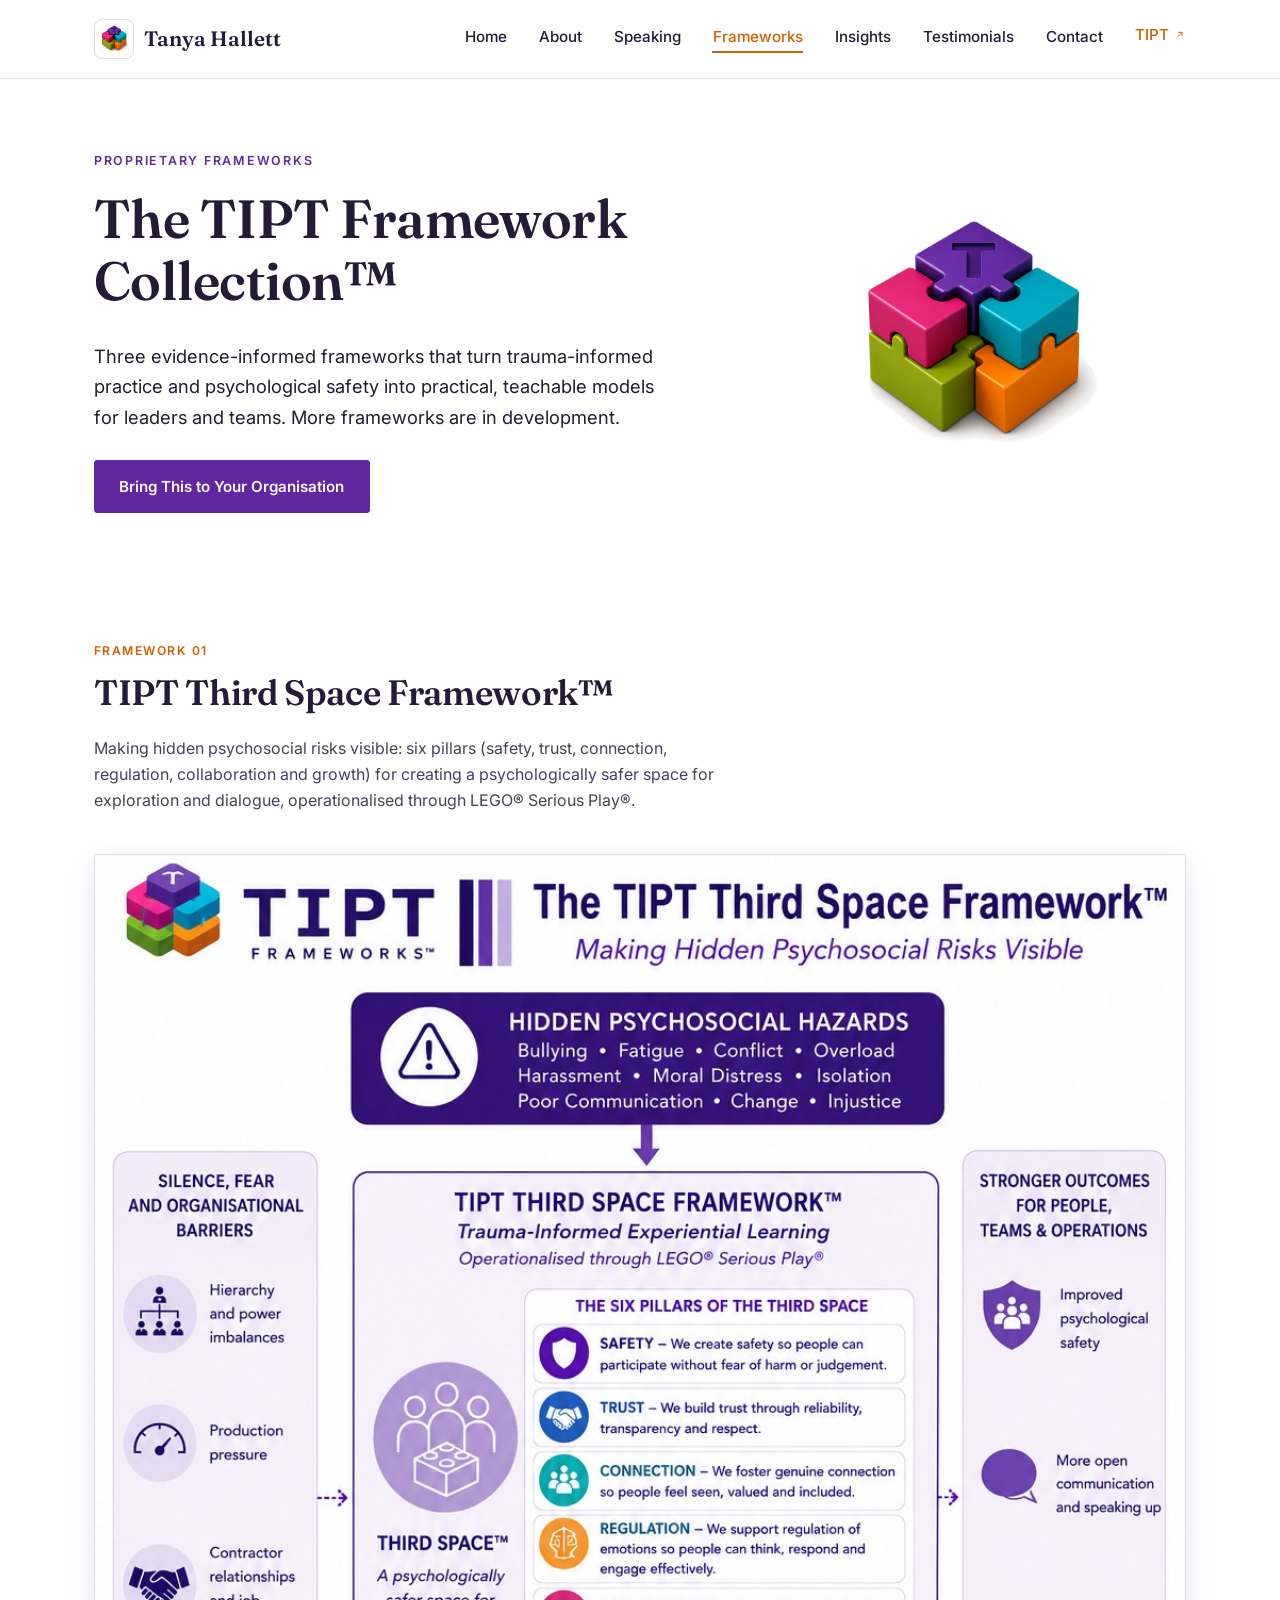
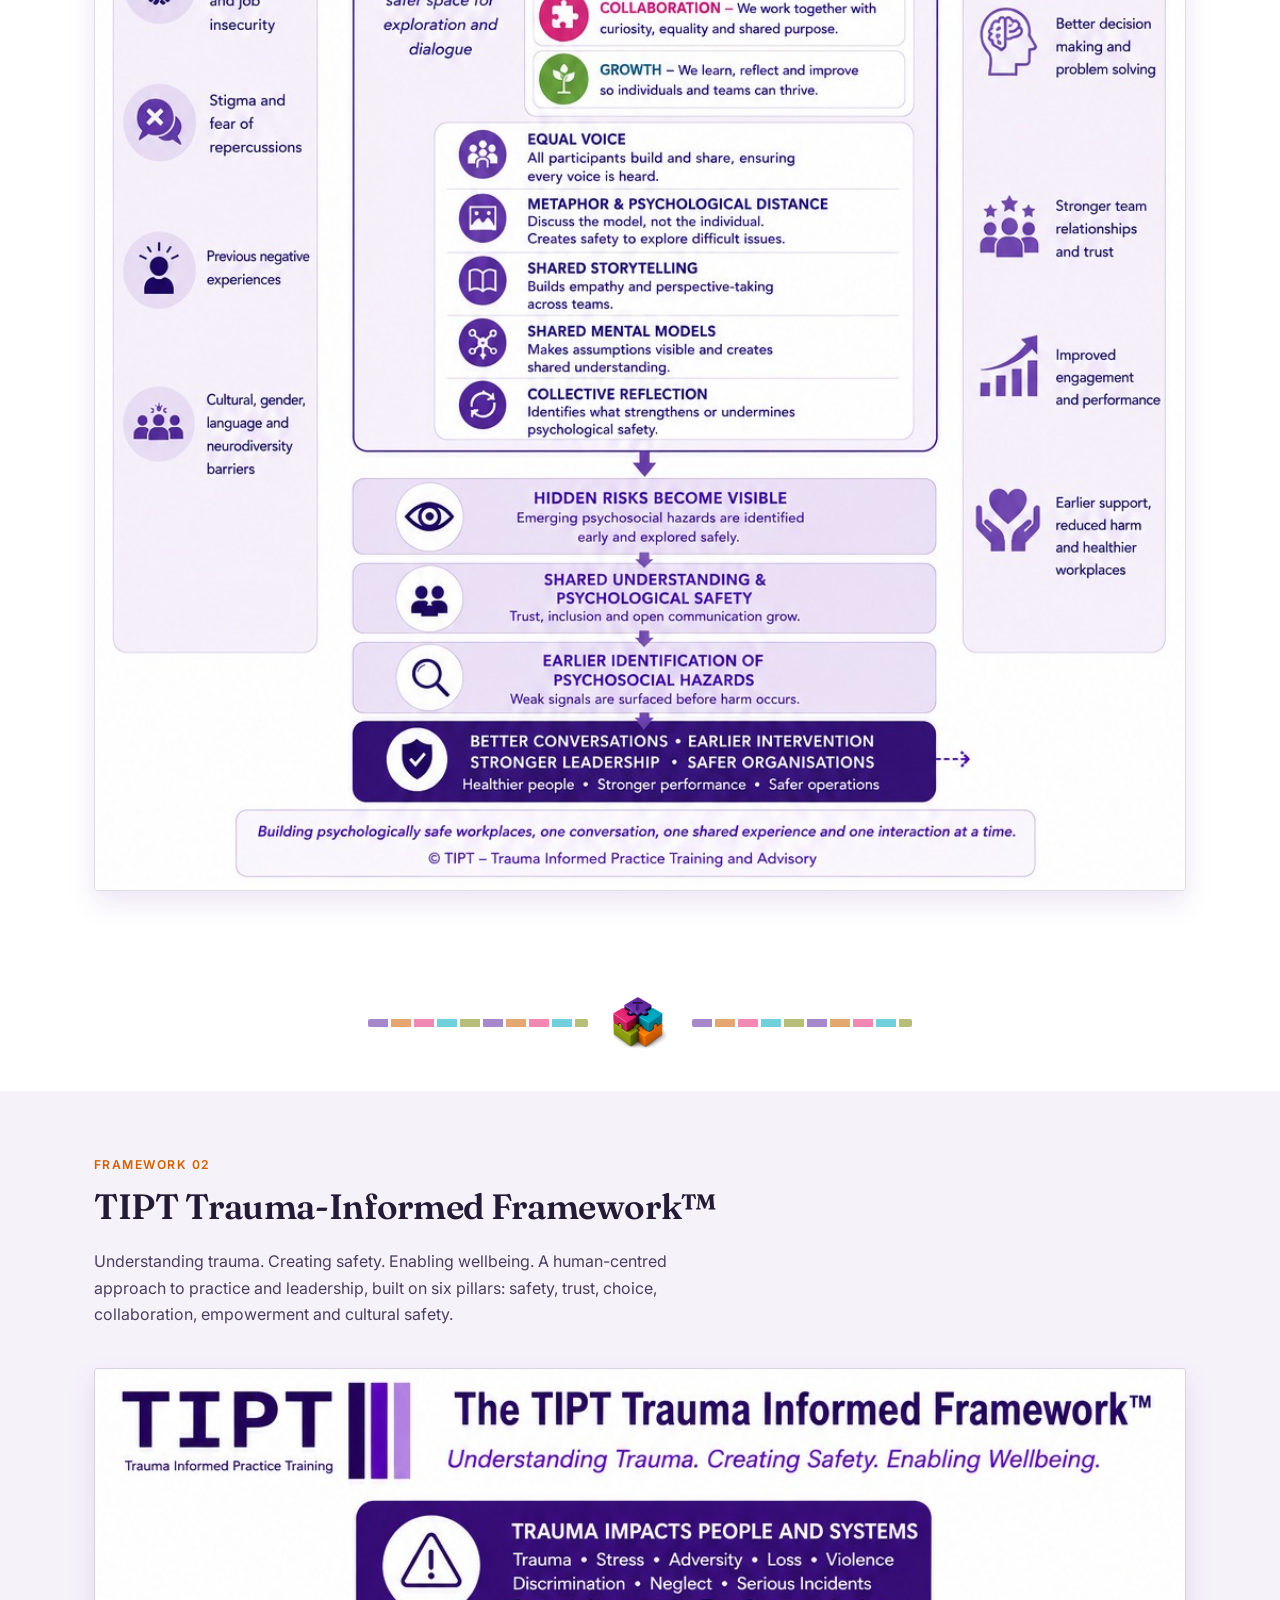
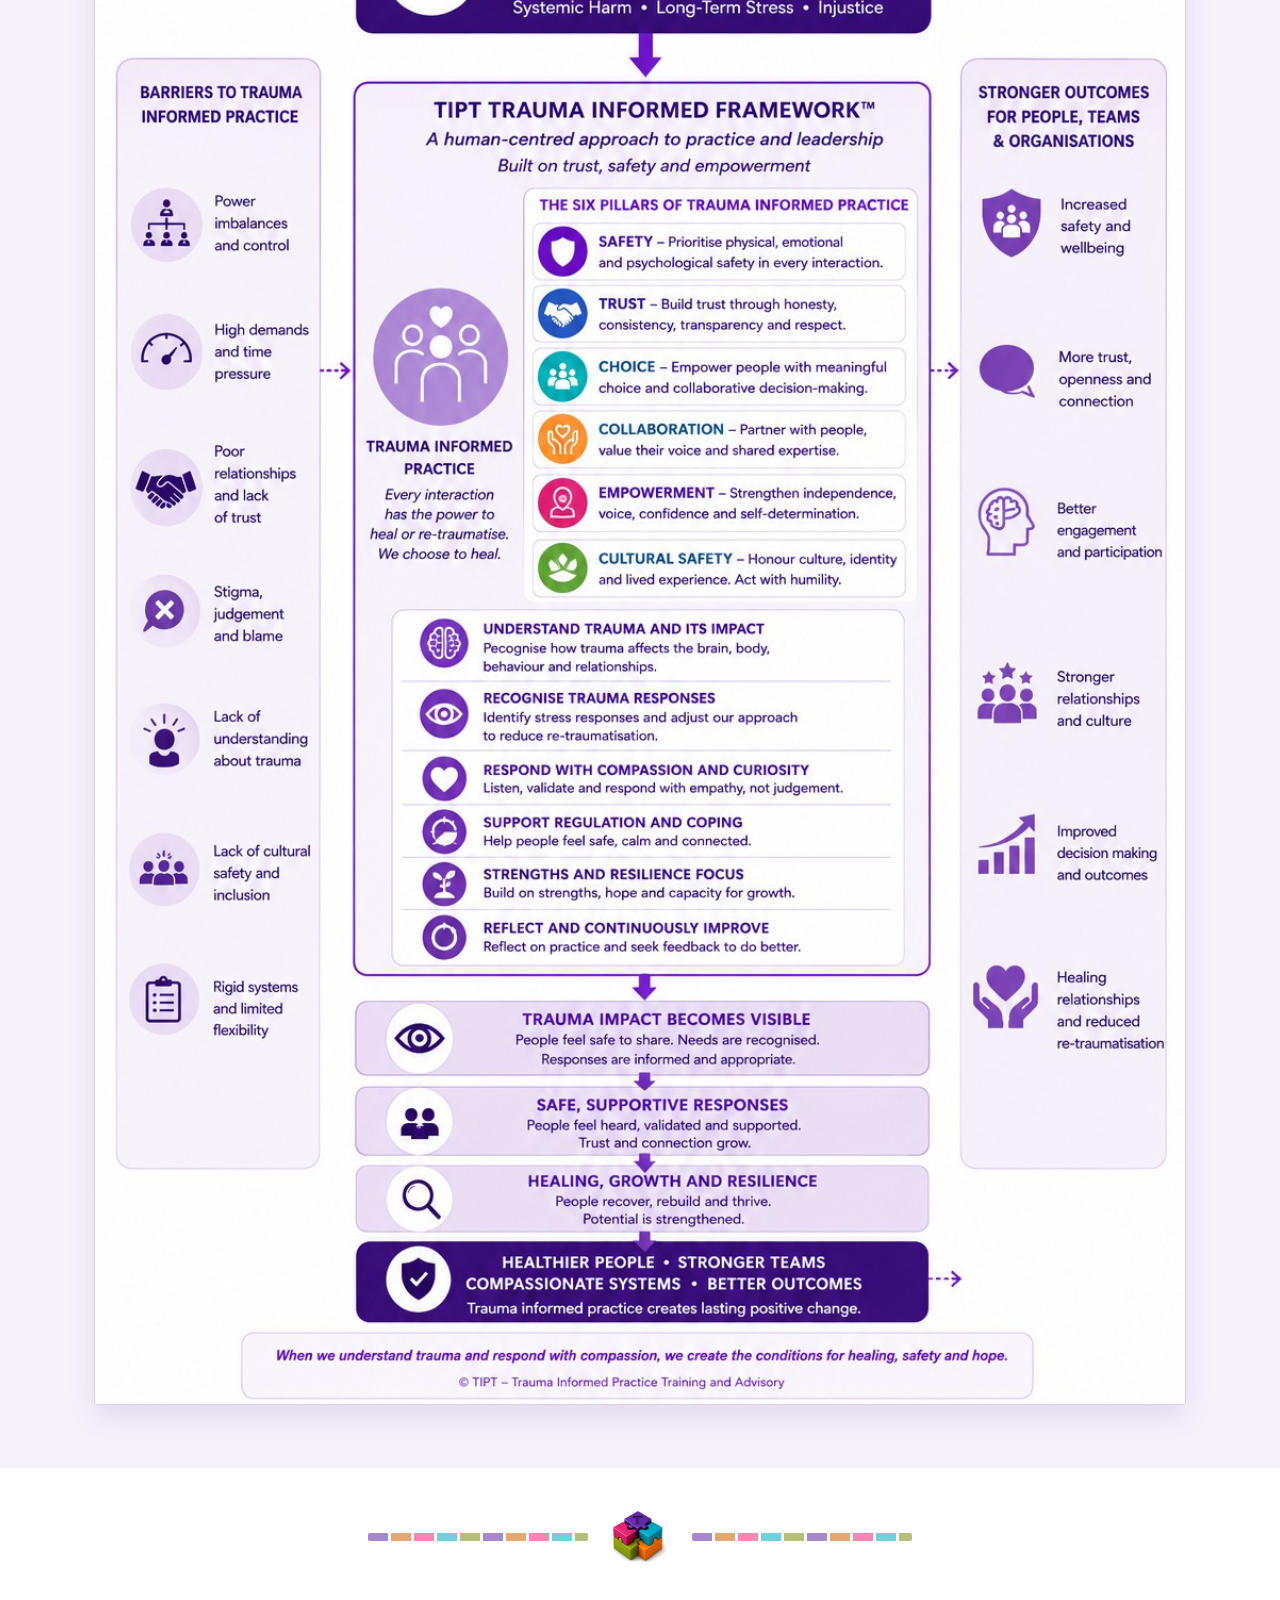
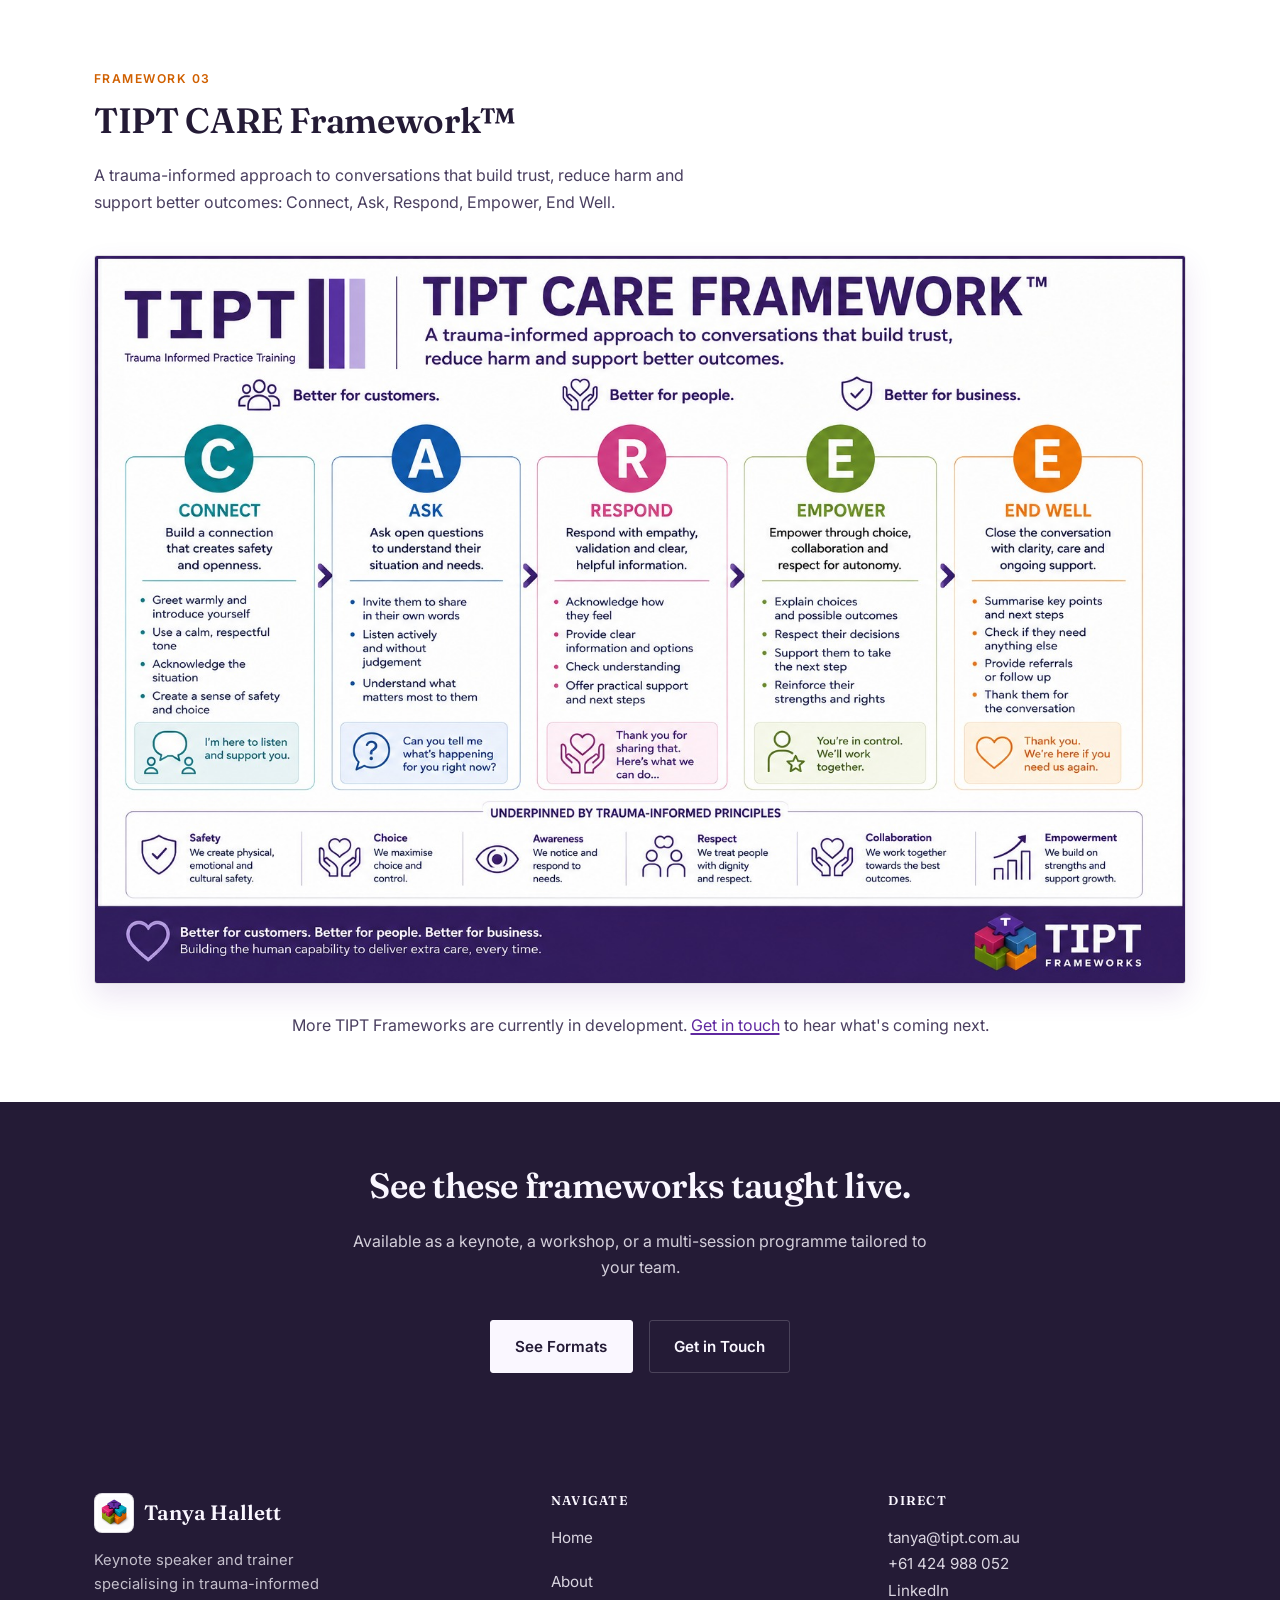
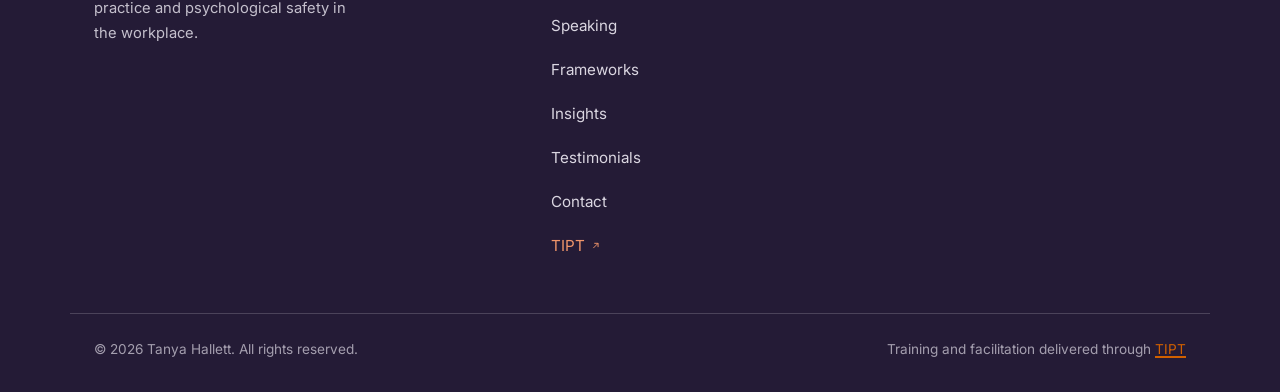
<file: frameworks.html>
<!doctype html>
<html lang="en-AU">
<head>
<meta charset="UTF-8">
<meta name="viewport" content="width=device-width, initial-scale=1">
<title>The TIPT Framework Collection™ for Safer Workplaces</title>
<meta name="description" content="Explore Tanya Hallett's proprietary TIPT Frameworks™: the Third Space Framework, the Trauma-Informed Framework, and the CARE Framework for safer workplaces.">
<link rel="canonical" href="https://tanyahallett.com/frameworks.html">
<meta property="og:type" content="website">
<meta property="og:site_name" content="Tanya Hallett">
<meta property="og:title" content="The TIPT Framework Collection™ for Safer Workplaces">
<meta property="og:description" content="Explore Tanya Hallett's proprietary TIPT Frameworks™: the Third Space Framework, the Trauma-Informed Framework, and the CARE Framework for safer workplaces.">
<meta property="og:url" content="https://tanyahallett.com/frameworks.html">
<meta property="og:image" content="https://tanyahallett.com/images/framework-care.jpg">
<meta name="twitter:card" content="summary_large_image">
<meta name="twitter:title" content="The TIPT Framework Collection™ for Safer Workplaces">
<meta name="twitter:description" content="Explore Tanya Hallett's proprietary TIPT Frameworks™: the Third Space Framework, the Trauma-Informed Framework, and the CARE Framework for safer workplaces.">
<meta name="twitter:image" content="https://tanyahallett.com/images/framework-care.jpg">
<link rel="preconnect" href="https://fonts.googleapis.com">
<link rel="preconnect" href="https://fonts.gstatic.com" crossorigin>
<link href="https://fonts.googleapis.com/css2?family=Fraunces:opsz,wght@9..144,400;9..144,500;9..144,600;9..144,700&family=Inter:wght@400;500;600;700&display=swap" rel="stylesheet">
<link rel="stylesheet" href="css/style-v7.css">
</head>
<body>
<a class="skip-link" href="#main">Skip to main content</a>

<header class="site-header">
  <div class="container header-inner">
    <a href="index.html" class="logo">
      <img src="images/logo.png" alt="TIPT Frameworks logo" class="logo-mark" width="40" height="40">
      Tanya Hallett
    </a>
    <button class="nav-toggle" aria-expanded="false" aria-controls="primary-nav" aria-label="Toggle navigation menu">
      <span></span><span></span><span></span>
    </button>
    <nav class="primary-nav" id="primary-nav" aria-label="Primary">
      <ul>
        <li><a href="index.html">Home</a></li>
        <li><a href="about.html">About</a></li>
        <li><a href="speaking.html">Speaking</a></li>
        <li><a href="frameworks.html" class="active" aria-current="page">Frameworks</a></li>
        <li><a href="insights.html">Insights</a></li>
        <li><a href="testimonials.html">Testimonials</a></li>
        <li><a href="contact.html">Contact</a></li>
        <li><a href="https://tipt.com.au" target="_blank" rel="noopener noreferrer" class="external-link">TIPT
          <svg viewBox="0 0 24 24" fill="none" stroke="currentColor" stroke-width="2" aria-hidden="true"><path d="M7 17 17 7M9 7h8v8"/></svg>
        </a></li>
      </ul>
    </nav>
  </div>
  <div class="nav-backdrop"></div>
</header>

<main id="main">

  <section class="hero">
    <div class="container hero-grid">
      <div>
        <span class="hero-eyebrow">Proprietary Frameworks</span>
        <h1>The TIPT Framework Collection&trade;</h1>
        <p class="lede">Three evidence-informed frameworks that turn trauma-informed practice and psychological safety into practical, teachable models for leaders and teams. More frameworks are in development.</p>
        <div class="cta-row">
          <a class="btn btn-primary" href="contact.html">Bring This to Your Organisation</a>
        </div>
      </div>
      <img class="hero-logo" src="images/logo-bricks.png" alt="TIPT Frameworks logo" width="240" height="240">
    </div>
  </section>

  <section class="block" id="third-space-framework">
    <div class="container">
      <div class="section-head">
        <span class="kicker">Framework 01</span>
        <h2>TIPT Third Space Framework&trade;</h2>
        <p>Making hidden psychosocial risks visible: six pillars (safety, trust, connection, regulation, collaboration and growth) for creating a psychologically safer space for exploration and dialogue, operationalised through LEGO&reg; Serious Play&reg;.</p>
      </div>
      <figure class="differentiator-figure">
        <img src="images/framework-third-space.jpg" alt="The TIPT Third Space Framework: making hidden psychosocial risks visible through six pillars (safety, trust, connection, regulation, collaboration and growth) delivered as trauma-informed experiential learning operationalised through LEGO Serious Play." loading="lazy" width="1024" height="1536">
      </figure>
    </div>
  </section>

  <div class="rings-divider" aria-hidden="true">
    <img src="images/logo-bricks.png" alt="" width="56" height="56" loading="lazy">
  </div>

  <section class="block panel" id="trauma-informed-framework">
    <div class="container">
      <div class="section-head">
        <span class="kicker">Framework 02</span>
        <h2>TIPT Trauma-Informed Framework&trade;</h2>
        <p>Understanding trauma. Creating safety. Enabling wellbeing. A human-centred approach to practice and leadership, built on six pillars: safety, trust, choice, collaboration, empowerment and cultural safety.</p>
      </div>
      <figure class="differentiator-figure">
        <img src="images/framework-trauma-informed.jpg" alt="The TIPT Trauma-Informed Framework: a human-centred approach built on six pillars (safety, trust, choice, collaboration, empowerment and cultural safety) for understanding trauma, creating safety and enabling wellbeing." loading="lazy" width="1024" height="1536">
      </figure>
    </div>
  </section>

  <div class="rings-divider" aria-hidden="true">
    <img src="images/logo-bricks.png" alt="" width="56" height="56" loading="lazy">
  </div>

  <section class="block" id="care-framework">
    <div class="container">
      <div class="section-head">
        <span class="kicker">Framework 03</span>
        <h2>TIPT CARE Framework&trade;</h2>
        <p>A trauma-informed approach to conversations that build trust, reduce harm and support better outcomes: Connect, Ask, Respond, Empower, End Well.</p>
      </div>
      <figure class="differentiator-figure">
        <img src="images/framework-care.jpg" alt="The TIPT CARE Framework: a five-step, trauma-informed approach to conversations (Connect, Ask, Respond, Empower, End Well) that builds trust and supports better outcomes." loading="lazy" width="1536" height="1024">
      </figure>
      <p class="differentiator-note">More TIPT Frameworks are currently in development. <a href="contact.html">Get in touch</a> to hear what's coming next.</p>
    </div>
  </section>

  <section class="block dark cta-band">
    <div class="container">
      <div class="section-head center">
        <h2>See these frameworks taught live.</h2>
        <p>Available as a keynote, a workshop, or a multi-session programme tailored to your team.</p>
      </div>
      <div class="cta-row">
        <a class="btn btn-on-dark" href="speaking.html">See Formats</a>
        <a class="btn btn-outline-on-dark" href="contact.html">Get in Touch</a>
      </div>
    </div>
  </section>

</main>

<footer class="site-footer">
  <div class="container footer-grid">
    <div class="footer-brand">
      <a href="index.html" class="logo">
        <img src="images/logo.png" alt="TIPT Frameworks logo" class="logo-mark" width="40" height="40">
        Tanya Hallett
      </a>
      <p>Keynote speaker and trainer specialising in trauma-informed practice and psychological safety in the workplace.</p>
    </div>
    <nav class="footer-nav" aria-label="Footer">
      <h4>Navigate</h4>
      <ul>
        <li><a href="index.html">Home</a></li>
        <li><a href="about.html">About</a></li>
        <li><a href="speaking.html">Speaking</a></li>
        <li><a href="frameworks.html">Frameworks</a></li>
        <li><a href="insights.html">Insights</a></li>
        <li><a href="testimonials.html">Testimonials</a></li>
        <li><a href="contact.html">Contact</a></li>
        <li><a href="https://tipt.com.au" target="_blank" rel="noopener noreferrer" class="external-link">TIPT
          <svg viewBox="0 0 24 24" fill="none" stroke="currentColor" stroke-width="2" aria-hidden="true"><path d="M7 17 17 7M9 7h8v8"/></svg>
        </a></li>
      </ul>
    </nav>
    <div class="footer-contact">
      <h4>Direct</h4>
      <p><a href="mailto:tanya@tipt.com.au">tanya@tipt.com.au</a><br><a href="tel:+61424988052">+61 424 988 052</a><br><a href="https://www.linkedin.com/in/tanya-hallett" target="_blank" rel="noopener noreferrer">LinkedIn</a></p>
    </div>
  </div>
  <div class="container footer-bottom">
    <span>© 2026 Tanya Hallett. All rights reserved.</span>
    <span>Training and facilitation delivered through <a href="https://tipt.com.au" target="_blank" rel="noopener noreferrer" class="external-link">TIPT</a></span>
  </div>
</footer>

<script src="js/main-v2.js"></script>
</body>
</html>
</file>
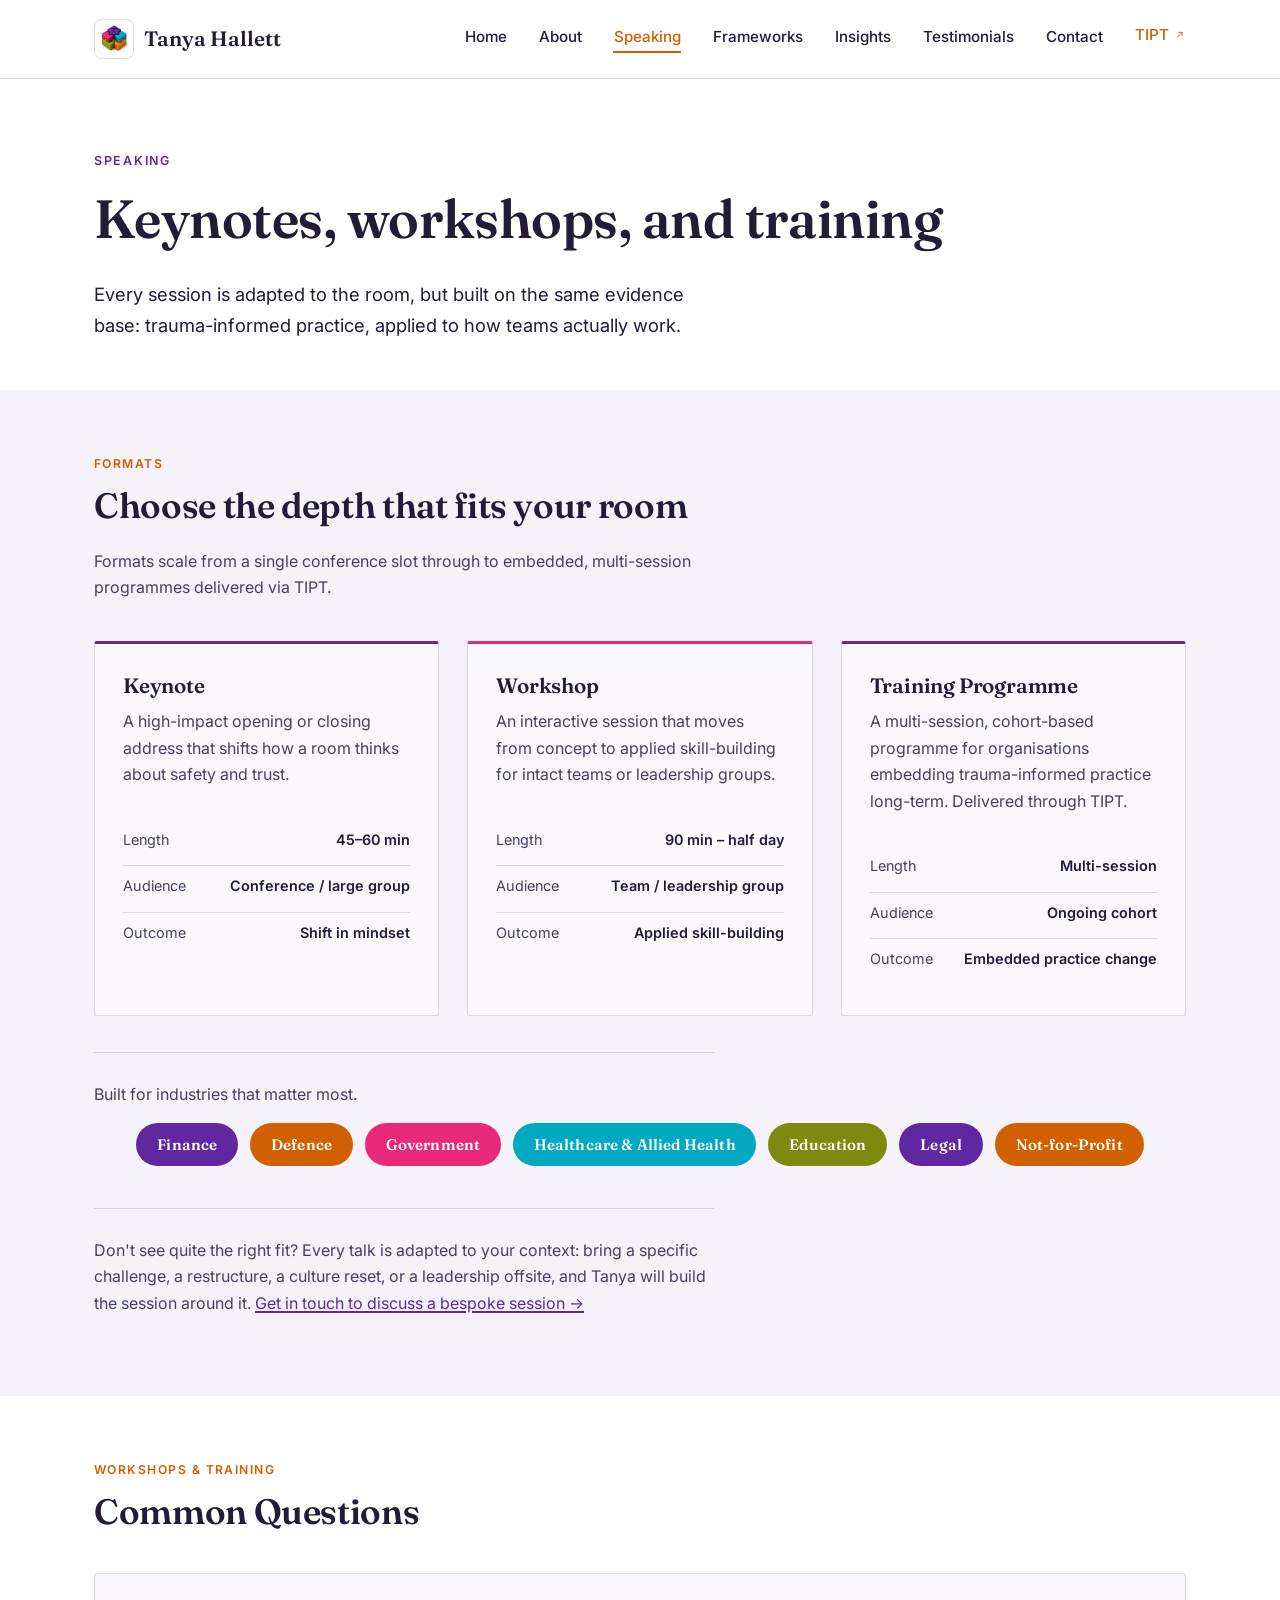
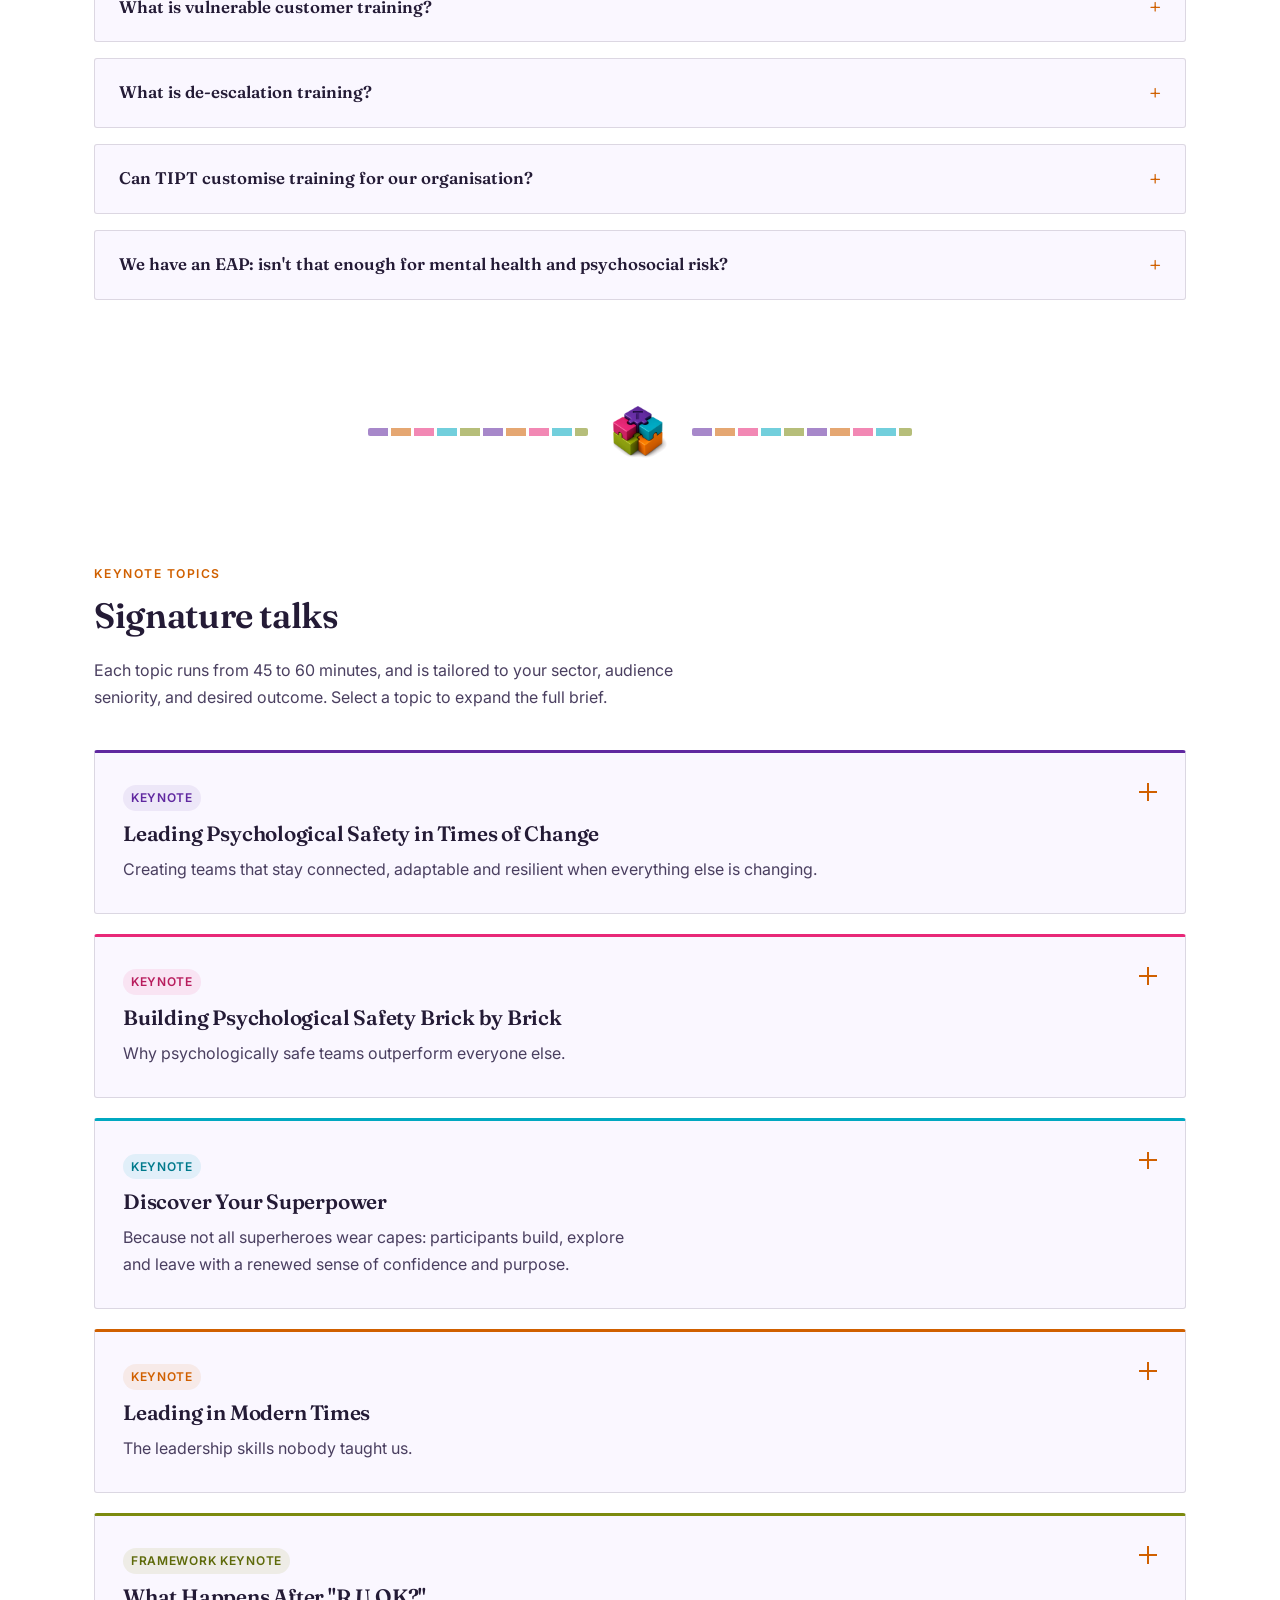
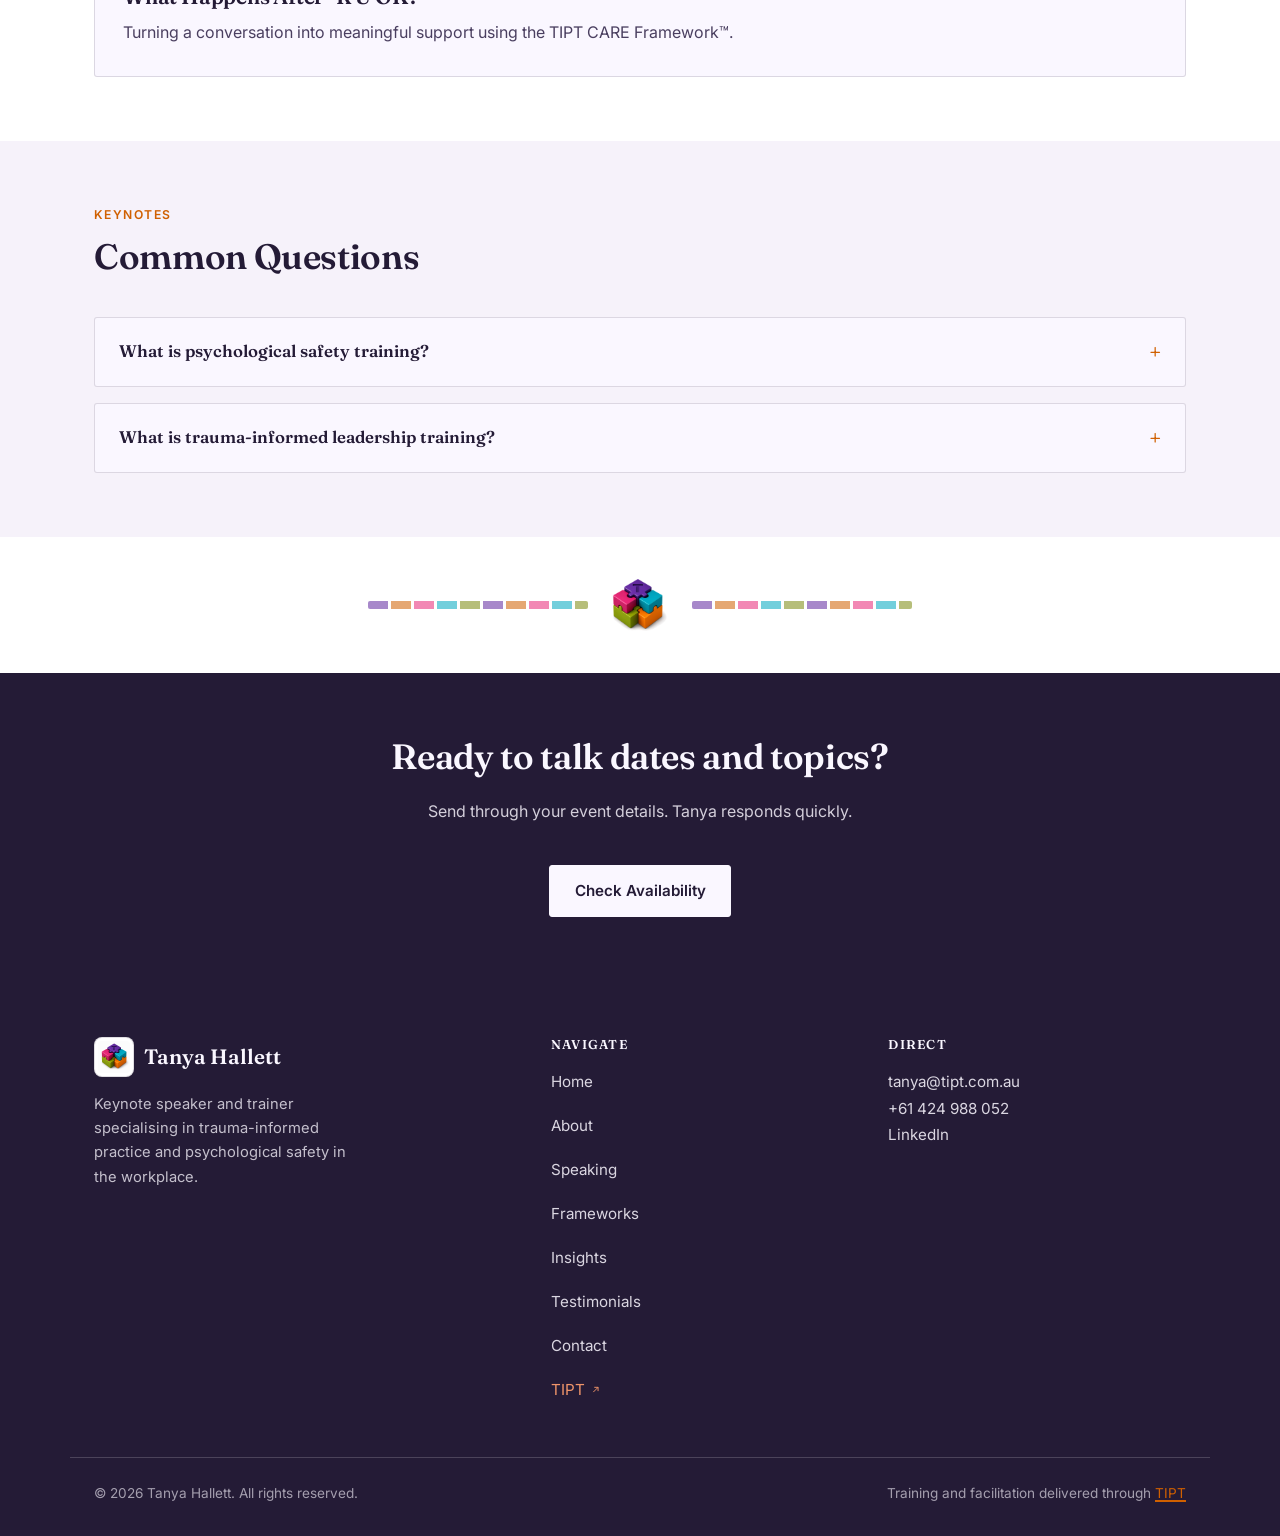
<file: speaking.html>
<!doctype html>
<html lang="en-AU">
<head>
<meta charset="UTF-8">
<meta name="viewport" content="width=device-width, initial-scale=1">
<title>Speaking | Keynotes, Workshops &amp; Training | Tanya Hallett</title>
<meta name="description" content="Keynote topics, format options, and audience fit for Tanya Hallett's talks on trauma-informed practice and psychological safety with LEGO® Serious Play®.">
<link rel="canonical" href="https://tanyahallett.com/speaking.html">
<meta property="og:type" content="website">
<meta property="og:site_name" content="Tanya Hallett">
<meta property="og:title" content="Speaking | Keynotes, Workshops &amp; Training | Tanya Hallett">
<meta property="og:description" content="Keynote topics, format options, and audience fit for Tanya Hallett's talks on trauma-informed practice and psychological safety with LEGO® Serious Play®.">
<meta property="og:url" content="https://tanyahallett.com/speaking.html">
<meta property="og:image" content="https://tanyahallett.com/images/tanya-with-mic.jpg">
<meta name="twitter:card" content="summary_large_image">
<meta name="twitter:title" content="Speaking | Keynotes, Workshops &amp; Training | Tanya Hallett">
<meta name="twitter:description" content="Keynote topics, format options, and audience fit for Tanya Hallett's talks on trauma-informed practice and psychological safety with LEGO® Serious Play®.">
<meta name="twitter:image" content="https://tanyahallett.com/images/tanya-with-mic.jpg">
<link rel="preconnect" href="https://fonts.googleapis.com">
<link rel="preconnect" href="https://fonts.gstatic.com" crossorigin>
<link href="https://fonts.googleapis.com/css2?family=Fraunces:opsz,wght@9..144,400;9..144,500;9..144,600;9..144,700&family=Inter:wght@400;500;600;700&display=swap" rel="stylesheet">
<link rel="stylesheet" href="css/style-v7.css">
<script type="application/ld+json">
{
  "@context": "https://schema.org",
  "@type": "Service",
  "name": "Keynote Speaking, Corporate Training & Workshop Facilitation",
  "serviceType": "Keynote speaking, corporate training and workshop facilitation on trauma-informed leadership and psychological safety",
  "provider": {
    "@type": "Person",
    "name": "Tanya Hallett",
    "url": "https://tanyahallett.com/"
  },
  "areaServed": "Australia",
  "url": "https://tanyahallett.com/speaking.html",
  "hasOfferCatalog": {
    "@type": "OfferCatalog",
    "name": "Keynote Topics",
    "itemListElement": [
      { "@type": "Offer", "itemOffered": { "@type": "Service", "name": "Leading Psychological Safety in Times of Change" } },
      { "@type": "Offer", "itemOffered": { "@type": "Service", "name": "Building Psychological Safety Brick by Brick" } },
      { "@type": "Offer", "itemOffered": { "@type": "Service", "name": "Discover Your Superpower" } },
      { "@type": "Offer", "itemOffered": { "@type": "Service", "name": "Leading in Modern Times" } },
      { "@type": "Offer", "itemOffered": { "@type": "Service", "name": "What Happens After \"R U OK?\"" } }
    ]
  }
}
</script>
<script type="application/ld+json">
{
  "@context": "https://schema.org",
  "@type": "FAQPage",
  "mainEntity": [
    {
      "@type": "Question",
      "name": "What is vulnerable customer training?",
      "acceptedAnswer": {
        "@type": "Answer",
        "text": "Vulnerable customer training helps employees recognise and respond appropriately to customers experiencing distress, hardship, trauma or vulnerability. TIPT combines trauma-informed communication, de-escalation, boundaries and practical conversation skills, including tailored programs for insurance and banking teams handling claims, complaints and financial hardship."
      }
    },
    {
      "@type": "Question",
      "name": "What is de-escalation training?",
      "acceptedAnswer": {
        "@type": "Answer",
        "text": "De-escalation training gives employees practical strategies for responding to people who are angry, distressed or overwhelmed. TIPT combines de-escalation techniques with trauma-informed communication, emotional regulation, validation and boundaries."
      }
    },
    {
      "@type": "Question",
      "name": "Can TIPT customise training for our organisation?",
      "acceptedAnswer": {
        "@type": "Answer",
        "text": "Yes. TIPT can tailor training to your industry, workforce, customer groups and psychosocial risks. Programs can be delivered as keynotes, workshops, leadership programs and organisational capability-building initiatives."
      }
    },
    {
      "@type": "Question",
      "name": "We have an EAP: isn't that enough for mental health and psychosocial risk?",
      "acceptedAnswer": {
        "@type": "Answer",
        "text": "EAPs provide valuable support when employees need individual assistance, but they're only one part of managing workplace mental health and psychosocial risk. Psychosocial risk management also means identifying and addressing workplace factors that may contribute to psychological harm, including workload, emotional demands, traumatic exposure, poor support, conflict and organisational change. An EAP supports the person; psychosocial risk management also looks at the workplace."
      }
    },
    {
      "@type": "Question",
      "name": "What is psychological safety training?",
      "acceptedAnswer": {
        "@type": "Answer",
        "text": "Psychological safety training helps leaders create teams where people feel safe to speak up, ask questions, raise concerns and contribute ideas. TIPT uses practical and experiential approaches to build trust, participation and safer workplace conversations."
      }
    },
    {
      "@type": "Question",
      "name": "What is trauma-informed leadership training?",
      "acceptedAnswer": {
        "@type": "Answer",
        "text": "Trauma-informed leadership training gives managers practical skills for leading people experiencing stress, change, distress or vulnerability. Leaders learn to build psychological safety, manage difficult conversations and respond without becoming counsellors."
      }
    }
  ]
}
</script>
</head>
<body>
<a class="skip-link" href="#main">Skip to main content</a>

<header class="site-header">
  <div class="container header-inner">
    <a href="index.html" class="logo">
      <img src="images/logo.png" alt="TIPT Frameworks logo" class="logo-mark" width="40" height="40">
      Tanya Hallett
    </a>
    <button class="nav-toggle" aria-expanded="false" aria-controls="primary-nav" aria-label="Toggle navigation menu">
      <span></span><span></span><span></span>
    </button>
    <nav class="primary-nav" id="primary-nav" aria-label="Primary">
      <ul>
        <li><a href="index.html">Home</a></li>
        <li><a href="about.html">About</a></li>
        <li><a href="speaking.html" class="active" aria-current="page">Speaking</a></li>
        <li><a href="frameworks.html">Frameworks</a></li>
        <li><a href="insights.html">Insights</a></li>
        <li><a href="testimonials.html">Testimonials</a></li>
        <li><a href="contact.html">Contact</a></li>
        <li><a href="https://tipt.com.au" target="_blank" rel="noopener noreferrer" class="external-link">TIPT
          <svg viewBox="0 0 24 24" fill="none" stroke="currentColor" stroke-width="2" aria-hidden="true"><path d="M7 17 17 7M9 7h8v8"/></svg>
        </a></li>
      </ul>
    </nav>
  </div>
  <div class="nav-backdrop"></div>
</header>

<main id="main">

  <section class="hero" style="padding-bottom: 2rem;">
    <div class="container">
      <span class="hero-eyebrow">Speaking</span>
      <h1>Keynotes, workshops, and training</h1>
      <p class="lede">Every session is adapted to the room, but built on the same evidence base: trauma-informed practice, applied to how teams actually work.</p>
    </div>
  </section>

  <section class="block panel" id="formats">
    <div class="container">
      <div class="section-head">
        <span class="kicker">Formats</span>
        <h2>Choose the depth that fits your room</h2>
        <p>Formats scale from a single conference slot through to embedded, multi-session programmes delivered via TIPT.</p>
      </div>
      <div class="grid grid-3">
        <div class="card format-card">
          <h3>Keynote</h3>
          <p>A high-impact opening or closing address that shifts how a room thinks about safety and trust.</p>
          <ul class="format-meta">
            <li><span>Length</span><span>45–60 min</span></li>
            <li><span>Audience</span><span>Conference / large group</span></li>
            <li><span>Outcome</span><span>Shift in mindset</span></li>
          </ul>
        </div>
        <div class="card format-card card-pink">
          <h3>Workshop</h3>
          <p>An interactive session that moves from concept to applied skill-building for intact teams or leadership groups.</p>
          <ul class="format-meta">
            <li><span>Length</span><span>90 min – half day</span></li>
            <li><span>Audience</span><span>Team / leadership group</span></li>
            <li><span>Outcome</span><span>Applied skill-building</span></li>
          </ul>
        </div>
        <div class="card format-card">
          <h3>Training Programme</h3>
          <p>A multi-session, cohort-based programme for organisations embedding trauma-informed practice long-term. Delivered through TIPT.</p>
          <ul class="format-meta">
            <li><span>Length</span><span>Multi-session</span></li>
            <li><span>Audience</span><span>Ongoing cohort</span></li>
            <li><span>Outcome</span><span>Embedded practice change</span></li>
          </ul>
        </div>
      </div>
      <p class="topics-footnote">Built for industries that matter most.</p>
      <ul class="sector-strip">
        <li>Finance</li>
        <li>Defence</li>
        <li>Government</li>
        <li>Healthcare &amp; Allied Health</li>
        <li>Education</li>
        <li>Legal</li>
        <li>Not-for-Profit</li>
      </ul>
      <p class="topics-footnote">Don't see quite the right fit? Every talk is adapted to your context: bring a specific challenge, a restructure, a culture reset, or a leadership offsite, and Tanya will build the session around it. <a href="contact.html"><span class="cta-inline">Get in touch to discuss a bespoke session →</span></a></p>
    </div>
  </section>

  <section class="block faq" id="workshop-training-faq" aria-labelledby="faq-heading-workshops-training">
    <div class="container">
      <div class="section-head">
        <span class="kicker">Workshops &amp; Training</span>
        <h2 id="faq-heading-workshops-training">Common Questions</h2>
      </div>
      <details class="faq-item">
        <summary>What is vulnerable customer training?</summary>
        <p>Vulnerable customer training helps employees recognise and respond appropriately to customers experiencing distress, hardship, trauma or vulnerability. TIPT combines trauma-informed communication, de-escalation, boundaries and practical conversation skills, including tailored programs for insurance and banking teams handling claims, complaints and financial hardship.</p>
      </details>
      <details class="faq-item">
        <summary>What is de-escalation training?</summary>
        <p>De-escalation training gives employees practical strategies for responding to people who are angry, distressed or overwhelmed. TIPT combines de-escalation techniques with trauma-informed communication, emotional regulation, validation and boundaries.</p>
      </details>
      <details class="faq-item">
        <summary>Can TIPT customise training for our organisation?</summary>
        <p>Yes. TIPT can tailor training to your industry, workforce, customer groups and psychosocial risks. Programs can be delivered as keynotes, workshops, leadership programs and organisational capability-building initiatives.</p>
      </details>
      <details class="faq-item">
        <summary>We have an EAP: isn't that enough for mental health and psychosocial risk?</summary>
        <p>EAPs provide valuable support when employees need individual assistance, but they're only one part of managing workplace mental health and psychosocial risk. Psychosocial risk management also means identifying and addressing workplace factors that may contribute to psychological harm, including workload, emotional demands, traumatic exposure, poor support, conflict and organisational change. An EAP supports the person; psychosocial risk management also looks at the workplace.</p>
      </details>
    </div>
  </section>

  <div class="rings-divider" aria-hidden="true">
    <img src="images/logo-bricks.png" alt="" width="56" height="56" loading="lazy">
  </div>

  <section class="block" id="topics">
    <div class="container">
      <div class="section-head">
        <span class="kicker">Keynote Topics</span>
        <h2>Signature talks</h2>
        <p>Each topic runs from 45 to 60 minutes, and is tailored to your sector, audience seniority, and desired outcome. Select a topic to expand the full brief.</p>
      </div>
      <div class="keynote-accordion">
        <details class="keynote-accordion-item" id="leading-psychological-safety-in-times-of-change">
          <summary>
            <span class="tag">Keynote</span>
            <h3>Leading Psychological Safety in Times of Change</h3>
            <p class="lede">Creating teams that stay connected, adaptable and resilient when everything else is changing.</p>
            <span class="accordion-icon" aria-hidden="true"></span>
          </summary>
          <div class="keynote-accordion-body">
            <p class="topic-meta">Interactive Keynote &middot; 45&ndash;60 Minutes</p>
            <p>In today's workplace, change is no longer an event, it's the environment. Restructures, uncertainty, technological disruption, workforce shortages and increasing psychosocial demands mean leaders are expected to guide their teams through constant change while maintaining trust and performance.</p>
            <p>This highly interactive keynote combines the power of LEGO&reg; Serious Play&reg; with trauma-informed leadership principles to help participants explore what psychological safety really looks like during periods of uncertainty.</p>
            <p>Rather than simply hearing about psychological safety, participants build, reflect and discuss the leadership behaviours that help people feel safe to contribute, innovate and adapt.</p>

            <h4>Participants will discover</h4>
            <ul>
              <li>Why people resist change (and why it isn't simply resistance)</li>
              <li>The hidden impact uncertainty has on performance and decision making</li>
              <li>Practical leadership behaviours that increase trust during change</li>
              <li>How psychological safety supports innovation, adaptability and wellbeing</li>
              <li>How to create conversations people actually want to participate in</li>
            </ul>

            <h4>Perfect for</h4>
            <ul class="audience-grid">
              <li>Leadership Conferences</li>
              <li>Government</li>
              <li>Mining</li>
              <li>Finance</li>
              <li>Healthcare</li>
              <li>Corporate Conferences</li>
              <li>Organisational Change Events</li>
            </ul>

            <p class="topic-enquire"><a class="btn btn-secondary" href="contact.html?topic=leading-psychological-safety-in-times-of-change">Enquire About This Keynote</a></p>
          </div>
        </details>

        <details class="keynote-accordion-item card-pink" id="building-psychological-safety-brick-by-brick">
          <summary>
            <span class="tag">Keynote</span>
            <h3>Building Psychological Safety Brick by Brick</h3>
            <p class="lede">Why psychologically safe teams outperform everyone else.</p>
            <span class="accordion-icon" aria-hidden="true"></span>
          </summary>
          <div class="keynote-accordion-body">
            <p class="topic-meta">Interactive Keynote &middot; 45&ndash;60 Minutes</p>
            <p>High-performing teams aren't built through trust falls or team-building days, they're built through everyday conversations.</p>
            <p>This engaging keynote explores the science behind psychological safety while participants experience it firsthand through an interactive LEGO&reg; Serious Play&reg; activity.</p>
            <p>Participants discover why some teams openly share ideas, admit mistakes and solve problems together while others stay silent, avoid conflict and simply "go through the motions."</p>

            <h4>Participants will learn</h4>
            <ul>
              <li>The five building blocks of psychologically safe teams</li>
              <li>Why people remain silent even when risks are obvious</li>
              <li>How leaders unintentionally shut down conversations</li>
              <li>Practical ways to increase participation and collaboration</li>
              <li>Small leadership behaviours that create lasting cultural change</li>
            </ul>
            <p>Everyone leaves with their own visual model representing the team culture they want to create.</p>

            <h4>Perfect for</h4>
            <ul class="audience-grid">
              <li>Leadership Events</li>
              <li>Team Conferences</li>
              <li>Safety Conferences</li>
              <li>HR Conferences</li>
              <li>Learning &amp; Development Events</li>
              <li>Strategy Days</li>
            </ul>

            <p class="topic-enquire"><a class="btn btn-secondary" href="contact.html?topic=building-psychological-safety-brick-by-brick">Enquire About This Keynote</a></p>
          </div>
        </details>

        <details class="keynote-accordion-item card-teal" id="discover-your-superpower">
          <summary>
            <span class="tag">Keynote</span>
            <h3>Discover Your Superpower</h3>
            <p class="lede">Because not all superheroes wear capes: participants build, explore and leave with a renewed sense of confidence and purpose.</p>
            <span class="accordion-icon" aria-hidden="true"></span>
          </summary>
          <div class="keynote-accordion-body">
            <p class="topic-meta">Interactive Keynote &middot; 45&ndash;90 Minutes</p>
            <p>Every workplace is filled with extraordinary people, but many don't recognise the unique strengths they bring to their teams.</p>
            <p>This uplifting and interactive keynote combines LEGO&reg; Serious Play&reg;, storytelling and practical reflection to help participants discover their individual strengths, appreciate the strengths of others, and understand how diverse talents create high-performing, connected teams.</p>
            <p>Participants don't simply hear about strengths, they build them, explore them and leave with a renewed sense of confidence, purpose and belonging.</p>
            <p>Whether you're leading a team, supporting colleagues or navigating your own career, this keynote reminds us that everyone has something valuable to contribute.</p>

            <h4>Participants will discover</h4>
            <ul class="audience-grid discover-grid">
              <li>⭐ Their unique strengths and "superpowers"</li>
              <li>🧠 Why we often underestimate our own capabilities</li>
              <li>💜 How confidence grows through recognising our strengths</li>
              <li>🤝 Why diverse strengths create stronger, more innovative teams</li>
              <li>🚀 Practical ways to use their strengths every day</li>
              <li>🌱 How recognising strengths builds resilience, wellbeing and engagement</li>
            </ul>

            <h4>Interactive experience</h4>
            <p>Through engaging LEGO&reg; Serious Play&reg; activities, participants will:</p>
            <ul>
              <li>Build a model representing their unique superpower.</li>
              <li>Reflect on the experiences that shaped their strengths.</li>
              <li>Discover how different strengths complement one another.</li>
              <li>Explore the barriers that prevent people from recognising their potential.</li>
              <li>Develop a personal action plan to intentionally use their strengths in work and life.</li>
            </ul>

            <h4>Perfect for</h4>
            <ul class="audience-grid">
              <li>Leadership Conferences</li>
              <li>Staff Conferences</li>
              <li>Team Development Days</li>
              <li>Women's Leadership Events</li>
              <li>Government</li>
              <li>Healthcare</li>
              <li>Education</li>
              <li>Financial Services</li>
              <li>Community Organisations</li>
              <li>Employee Wellbeing Events</li>
            </ul>

            <h4>Participants leave with</h4>
            <ul>
              <li>Greater confidence in themselves</li>
              <li>A renewed sense of purpose</li>
              <li>Practical strategies to use their strengths every day</li>
              <li>Stronger appreciation of the people around them</li>
              <li>Increased motivation and engagement</li>
            </ul>

            <p>Perfect when you want a fun, motivational and highly interactive keynote. Participants don't sit back and listen, they actively reflect, build, share and connect. Every person leaves with a tangible reminder of their strengths and a renewed belief in the difference they can make.</p>

            <p class="topic-enquire"><a class="btn btn-secondary" href="contact.html?topic=discover-your-superpower">Enquire About This Keynote</a></p>
          </div>
        </details>

        <details class="keynote-accordion-item card-orange" id="leading-in-modern-times">
          <summary>
            <span class="tag">Keynote</span>
            <h3>Leading in Modern Times</h3>
            <p class="lede">The leadership skills nobody taught us.</p>
            <span class="accordion-icon" aria-hidden="true"></span>
          </summary>
          <div class="keynote-accordion-body">
            <p class="topic-meta">Interactive Keynote &middot; 45&ndash;60 Minutes</p>
            <p>Today's leaders aren't just managing performance.</p>
            <p>They're navigating mental health, psychosocial hazards, remote teams, constant change, emotional labour, conflict and increasing complexity, all while trying to maintain high-performing teams.</p>
            <p>This engaging keynote challenges traditional leadership thinking and introduces a modern, trauma-informed approach that builds trust, resilience and psychologically safe workplaces.</p>
            <p>Using interactive LEGO&reg; Serious Play&reg; activities, participants explore the capabilities modern leaders need to thrive.</p>

            <h4>Participants will discover</h4>
            <ul>
              <li>Why yesterday's leadership styles no longer work</li>
              <li>The modern capabilities employees expect from leaders</li>
              <li>Leading through complexity rather than control</li>
              <li>Building trust during uncertainty</li>
              <li>Practical strategies leaders can use immediately</li>
            </ul>

            <h4>Perfect for</h4>
            <ul class="audience-grid">
              <li>Leadership Conferences</li>
              <li>Executive Forums</li>
              <li>Organisational Development Events</li>
            </ul>

            <p class="topic-enquire"><a class="btn btn-secondary" href="contact.html?topic=leading-in-modern-times">Enquire About This Keynote</a></p>
          </div>
        </details>

        <details class="keynote-accordion-item card-green" id="what-happens-after-r-u-ok">
          <summary>
            <span class="tag">Framework Keynote</span>
            <h3>What Happens After "R U OK?"</h3>
            <p class="lede">Turning a conversation into meaningful support using the TIPT CARE Framework&trade;.</p>
            <span class="accordion-icon" aria-hidden="true"></span>
          </summary>
          <div class="keynote-accordion-body">
            <p>Asking "Are you OK?" is important.</p>
            <p>Knowing what to do next is where confidence often disappears.</p>
            <p>This practical and interactive keynote introduces the TIPT CARE Framework&trade;, providing leaders and colleagues with a simple, memorable approach for responding with confidence when someone shares they are struggling.</p>
            <p>Participants experience the framework through discussion, reflection and LEGO&reg; Serious Play&reg; activities that build empathy, confidence and practical communication skills.</p>

            <h4>Participants will learn</h4>
            <ul>
              <li>Why many people avoid mental health conversations</li>
              <li>What helps, and what accidentally causes harm</li>
              <li>The four steps of the TIPT CARE Framework&trade;</li>
              <li>How to listen without trying to fix</li>
              <li>Knowing your role, your boundaries and appropriate referral pathways</li>
            </ul>

            <h4>Perfect for</h4>
            <ul class="audience-grid">
              <li>R U OK? Day</li>
              <li>Mental Health Month</li>
              <li>Leadership Conferences</li>
              <li>Workplace Wellbeing Events</li>
            </ul>

            <p class="topic-enquire"><a class="btn btn-primary" href="contact.html?topic=what-happens-after-r-u-ok">Enquire About This Keynote</a></p>
          </div>
        </details>
      </div>
    </div>
  </section>

  <section class="block panel faq" id="keynote-faq" aria-labelledby="faq-heading-keynotes">
    <div class="container">
      <div class="section-head">
        <span class="kicker">Keynotes</span>
        <h2 id="faq-heading-keynotes">Common Questions</h2>
      </div>
      <details class="faq-item">
        <summary>What is psychological safety training?</summary>
        <p>Psychological safety training helps leaders create teams where people feel safe to speak up, ask questions, raise concerns and contribute ideas. TIPT uses practical and experiential approaches to build trust, participation and safer workplace conversations.</p>
      </details>
      <details class="faq-item">
        <summary>What is trauma-informed leadership training?</summary>
        <p>Trauma-informed leadership training gives managers practical skills for leading people experiencing stress, change, distress or vulnerability. Leaders learn to build psychological safety, manage difficult conversations and respond without becoming counsellors.</p>
      </details>
    </div>
  </section>

  <div class="rings-divider" aria-hidden="true">
    <img src="images/logo-bricks.png" alt="" width="56" height="56" loading="lazy">
  </div>

  <section class="block dark cta-band">
    <div class="container">
      <div class="section-head center">
        <h2>Ready to talk dates and topics?</h2>
        <p>Send through your event details. Tanya responds quickly.</p>
      </div>
      <div class="cta-row">
        <a class="btn btn-on-dark" href="contact.html">Check Availability</a>
      </div>
    </div>
  </section>

</main>

<footer class="site-footer">
  <div class="container footer-grid">
    <div class="footer-brand">
      <a href="index.html" class="logo">
        <img src="images/logo.png" alt="TIPT Frameworks logo" class="logo-mark" width="40" height="40">
        Tanya Hallett
      </a>
      <p>Keynote speaker and trainer specialising in trauma-informed practice and psychological safety in the workplace.</p>
    </div>
    <nav class="footer-nav" aria-label="Footer">
      <h4>Navigate</h4>
      <ul>
        <li><a href="index.html">Home</a></li>
        <li><a href="about.html">About</a></li>
        <li><a href="speaking.html">Speaking</a></li>
        <li><a href="frameworks.html">Frameworks</a></li>
        <li><a href="insights.html">Insights</a></li>
        <li><a href="testimonials.html">Testimonials</a></li>
        <li><a href="contact.html">Contact</a></li>
        <li><a href="https://tipt.com.au" target="_blank" rel="noopener noreferrer" class="external-link">TIPT
          <svg viewBox="0 0 24 24" fill="none" stroke="currentColor" stroke-width="2" aria-hidden="true"><path d="M7 17 17 7M9 7h8v8"/></svg>
        </a></li>
      </ul>
    </nav>
    <div class="footer-contact">
      <h4>Direct</h4>
      <p><a href="mailto:tanya@tipt.com.au">tanya@tipt.com.au</a><br><a href="tel:+61424988052">+61 424 988 052</a><br><a href="https://www.linkedin.com/in/tanya-hallett" target="_blank" rel="noopener noreferrer">LinkedIn</a></p>
    </div>
  </div>
  <div class="container footer-bottom">
    <span>© 2026 Tanya Hallett. All rights reserved.</span>
    <span>Training and facilitation delivered through <a href="https://tipt.com.au" target="_blank" rel="noopener noreferrer" class="external-link">TIPT</a></span>
  </div>
</footer>

<script src="js/main-v2.js"></script>
</body>
</html>
</file>
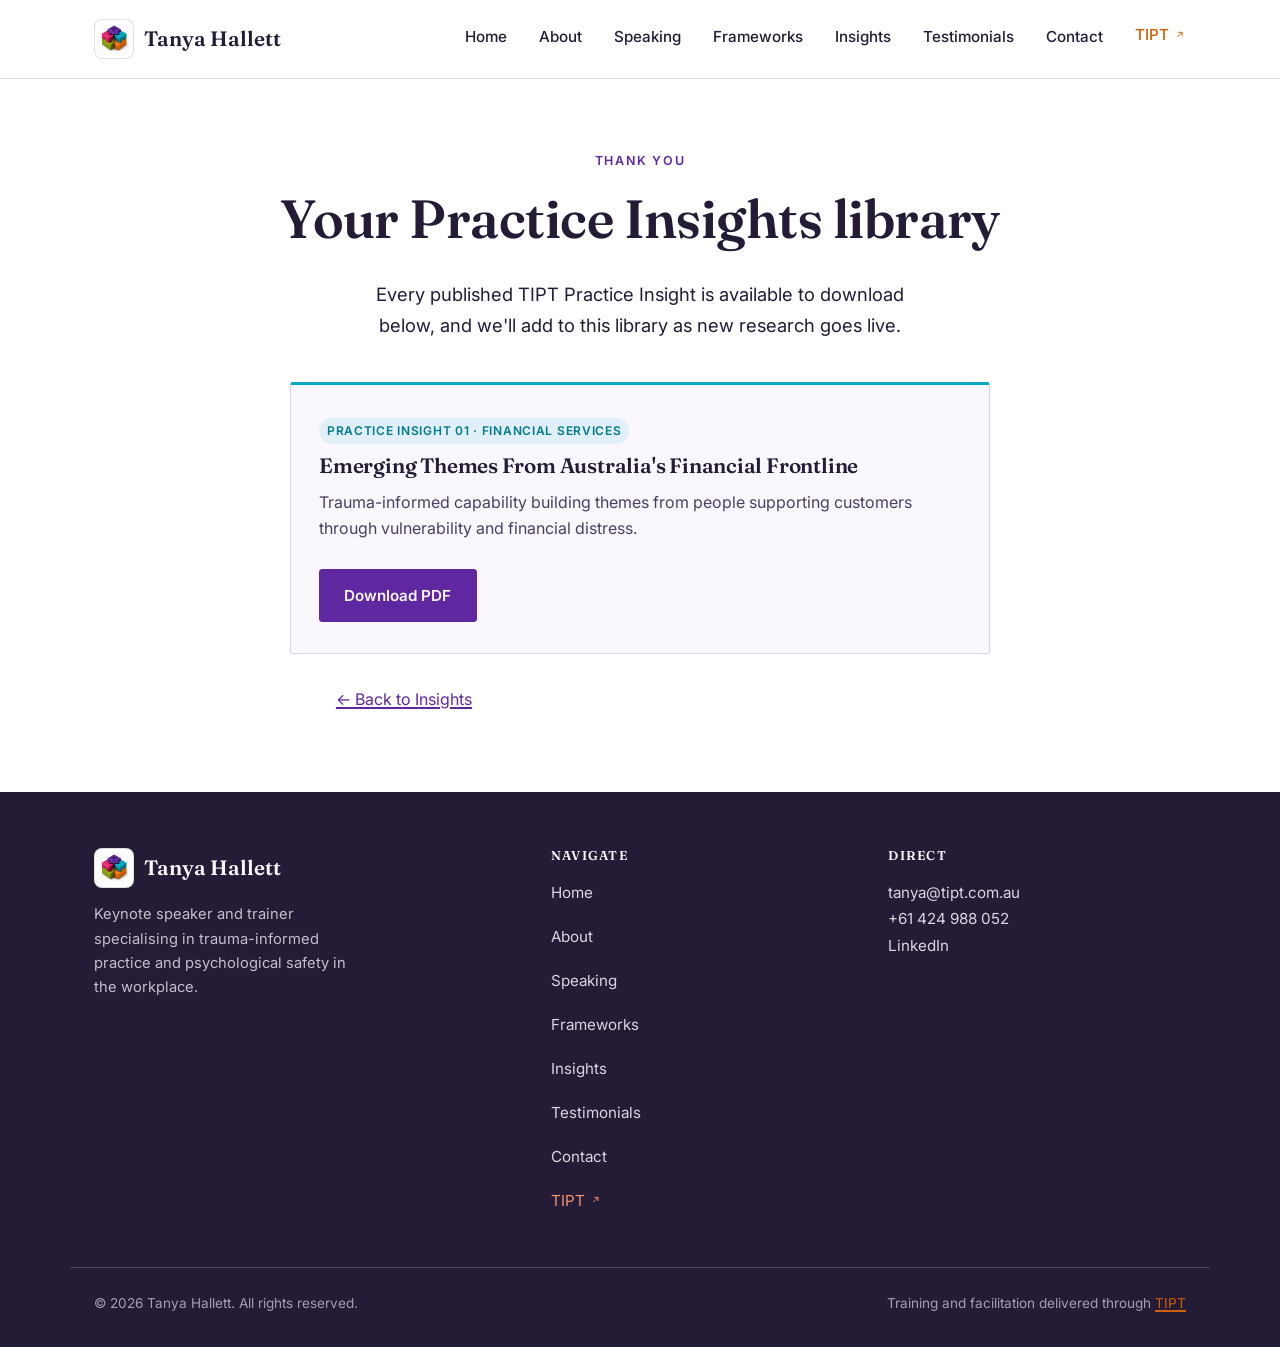
<file: thank-you.html>
<!doctype html>
<html lang="en-AU">
<head>
<meta charset="UTF-8">
<meta name="viewport" content="width=device-width, initial-scale=1">
<title>Your Practice Insights Library | Tanya Hallett</title>
<meta name="robots" content="noindex, follow">
<meta name="description" content="Your confirmed access to the TIPT Practice Insights library. Download available Practice Insights below.">
<link rel="canonical" href="https://tanyahallett.com/thank-you.html">
<link rel="preconnect" href="https://fonts.googleapis.com">
<link rel="preconnect" href="https://fonts.gstatic.com" crossorigin>
<link href="https://fonts.googleapis.com/css2?family=Fraunces:opsz,wght@9..144,400;9..144,500;9..144,600;9..144,700&family=Inter:wght@400;500;600;700&display=swap" rel="stylesheet">
<link rel="stylesheet" href="css/style-v7.css">
</head>
<body>
<a class="skip-link" href="#main">Skip to main content</a>

<header class="site-header">
  <div class="container header-inner">
    <a href="index.html" class="logo">
      <img src="images/logo.png" alt="TIPT Frameworks logo" class="logo-mark" width="40" height="40">
      Tanya Hallett
    </a>
    <button class="nav-toggle" aria-expanded="false" aria-controls="primary-nav" aria-label="Toggle navigation menu">
      <span></span><span></span><span></span>
    </button>
    <nav class="primary-nav" id="primary-nav" aria-label="Primary">
      <ul>
        <li><a href="index.html">Home</a></li>
        <li><a href="about.html">About</a></li>
        <li><a href="speaking.html">Speaking</a></li>
        <li><a href="frameworks.html">Frameworks</a></li>
        <li><a href="insights.html">Insights</a></li>
        <li><a href="testimonials.html">Testimonials</a></li>
        <li><a href="contact.html">Contact</a></li>
        <li><a href="https://tipt.com.au" target="_blank" rel="noopener noreferrer" class="external-link">TIPT
          <svg viewBox="0 0 24 24" fill="none" stroke="currentColor" stroke-width="2" aria-hidden="true"><path d="M7 17 17 7M9 7h8v8"/></svg>
        </a></li>
      </ul>
    </nav>
  </div>
  <div class="nav-backdrop"></div>
</header>

<main id="main">

  <section class="hero" style="padding-bottom: 1.5rem;">
    <div class="container" style="text-align: center;">
      <span class="hero-eyebrow">Thank you</span>
      <h1>Your Practice Insights library</h1>
      <p class="lede" style="margin-inline: auto;">Every published TIPT Practice Insight is available to download below, and we'll add to this library as new research goes live.</p>
    </div>
  </section>

  <section class="block" style="padding-top: 0;">
    <div class="container">
      <div class="insight-library">
        <div class="card card-teal">
          <span class="tag">Practice Insight 01 &middot; Financial Services</span>
          <h3>Emerging Themes From Australia's Financial Frontline</h3>
          <p>Trauma-informed capability building themes from people supporting customers through vulnerability and financial distress.</p>
          <a class="btn btn-primary" href="downloads/tipt-practice-insight-01-emerging-themes.pdf" download>Download PDF</a>
        </div>
      </div>
      <p class="thankyou-back"><a href="insights.html">&larr; Back to Insights</a></p>
    </div>
  </section>

</main>

<footer class="site-footer">
  <div class="container footer-grid">
    <div class="footer-brand">
      <a href="index.html" class="logo">
        <img src="images/logo.png" alt="TIPT Frameworks logo" class="logo-mark" width="40" height="40">
        Tanya Hallett
      </a>
      <p>Keynote speaker and trainer specialising in trauma-informed practice and psychological safety in the workplace.</p>
    </div>
    <nav class="footer-nav" aria-label="Footer">
      <h4>Navigate</h4>
      <ul>
        <li><a href="index.html">Home</a></li>
        <li><a href="about.html">About</a></li>
        <li><a href="speaking.html">Speaking</a></li>
        <li><a href="frameworks.html">Frameworks</a></li>
        <li><a href="insights.html">Insights</a></li>
        <li><a href="testimonials.html">Testimonials</a></li>
        <li><a href="contact.html">Contact</a></li>
        <li><a href="https://tipt.com.au" target="_blank" rel="noopener noreferrer" class="external-link">TIPT
          <svg viewBox="0 0 24 24" fill="none" stroke="currentColor" stroke-width="2" aria-hidden="true"><path d="M7 17 17 7M9 7h8v8"/></svg>
        </a></li>
      </ul>
    </nav>
    <div class="footer-contact">
      <h4>Direct</h4>
      <p><a href="mailto:tanya@tipt.com.au">tanya@tipt.com.au</a><br><a href="tel:+61424988052">+61 424 988 052</a><br><a href="https://www.linkedin.com/in/tanya-hallett" target="_blank" rel="noopener noreferrer">LinkedIn</a></p>
    </div>
  </div>
  <div class="container footer-bottom">
    <span>© 2026 Tanya Hallett. All rights reserved.</span>
    <span>Training and facilitation delivered through <a href="https://tipt.com.au" target="_blank" rel="noopener noreferrer" class="external-link">TIPT</a></span>
  </div>
</footer>

<script src="js/main-v2.js"></script>
</body>
</html>
</file>
<file: css/style-v7.css>
/* ==========================================================================
   Tanya Hallett: design tokens & base
   ========================================================================== */

:root {
  --ink: #241B36;
  --ink-soft: #4A3F60;
  --paper: #FFFFFF;
  --panel: #F6F2FA;
  --purple: #6028A0;
  --purple-dark: #45197A;
  --orange: #D06000;
  --orange-dark: #A34C00;
  --pink: #E82878;
  --pink-dark: #B81D5D;
  --teal: #00A8C0;
  --teal-dark: #007A8C;
  --green: #7C8A0E;
  --green-dark: #5E6A0A;
  --on-dark-accent: #F0956A;
  --cream: #FAF7FF;
  --border: rgba(36, 27, 54, 0.14);
  --border-on-dark: rgba(250, 247, 255, 0.18);
  --shadow: 0 12px 28px rgba(96, 40, 160, 0.12);
  --radius: 3px;
  --max-width: 1140px;
  --font-display: 'Fraunces', Georgia, 'Times New Roman', serif;
  --font-body: 'Inter', -apple-system, BlinkMacSystemFont, 'Segoe UI', sans-serif;
  --speed: 180ms;
}

* , *::before, *::after { box-sizing: border-box; }

html { scroll-behavior: smooth; }

@media (prefers-reduced-motion: reduce) {
  html { scroll-behavior: auto; }
  * , *::before, *::after {
    animation-duration: 0.01ms !important;
    animation-iteration-count: 1 !important;
    transition-duration: 0.01ms !important;
    scroll-behavior: auto !important;
  }
}

body {
  margin: 0;
  background: var(--paper);
  color: var(--ink);
  font-family: var(--font-body);
  font-size: 1rem;
  line-height: 1.65;
  -webkit-font-smoothing: antialiased;
}

body.nav-open { overflow: hidden; }

h1, h2, h3, h4 {
  font-family: var(--font-display);
  font-weight: 600;
  line-height: 1.15;
  letter-spacing: -0.01em;
  margin: 0 0 0.6em;
  color: var(--ink);
}

h1 { font-size: clamp(2.1rem, 4.2vw, 3.4rem); font-weight: 600; }
h2 { font-size: clamp(1.6rem, 2.8vw, 2.2rem); }
h3 { font-size: 1.3rem; }
h4 { font-size: 1.05rem; }

p { margin: 0 0 1em; color: var(--ink-soft); max-width: 62ch; }
p.lede { font-size: 1.15rem; color: var(--ink); max-width: 58ch; }

.lede,
.hero p,
h1, h2, h3 {
  text-wrap: balance;
}

.urgency-banner p,
.topic-availability,
p.lede + p,
.cta-band p {
  text-wrap: pretty;
}

a { color: var(--purple); text-decoration-thickness: 1.5px; text-underline-offset: 2px; }
a:hover { color: var(--purple-dark); }

.cta-inline { white-space: nowrap; }

ul, ol { padding-left: 1.2em; color: var(--ink-soft); }
li { margin-bottom: 0.4em; }

img, svg { max-width: 100%; display: block; }

.container {
  max-width: var(--max-width);
  margin-inline: auto;
  padding-inline: 1.5rem;
}

/* Visible keyboard focus everywhere */
a:focus-visible,
button:focus-visible,
input:focus-visible,
textarea:focus-visible,
[tabindex]:focus-visible {
  outline: 3px solid var(--orange);
  outline-offset: 3px;
  border-radius: 2px;
}

.skip-link {
  position: absolute;
  left: -9999px;
  top: 0;
  background: var(--ink);
  color: var(--cream);
  padding: 0.75em 1.25em;
  z-index: 1000;
  border-radius: 0 0 var(--radius) 0;
}
.skip-link:focus {
  left: 0;
}

/* ==========================================================================
   Buttons
   ========================================================================== */

.btn {
  display: inline-flex;
  align-items: center;
  gap: 0.5em;
  font-family: var(--font-body);
  font-weight: 600;
  font-size: 0.95rem;
  padding: 0.85em 1.6em;
  border-radius: var(--radius);
  text-decoration: none;
  border: 1.5px solid transparent;
  cursor: pointer;
  transition: background var(--speed) ease, color var(--speed) ease, border-color var(--speed) ease, transform var(--speed) ease;
}
.btn:hover { transform: translateY(-1px); }

.btn-primary {
  background: var(--purple);
  color: var(--cream);
  border-color: var(--purple);
}
.btn-primary:hover { background: var(--purple-dark); color: var(--cream); border-color: var(--purple-dark); }

.btn-secondary {
  background: transparent;
  color: var(--ink);
  border-color: var(--ink);
}
.btn-secondary:hover { background: var(--ink); color: var(--cream); }

.btn.btn-on-dark {
  background: var(--cream);
  color: var(--ink);
  border-color: var(--cream);
}
.btn.btn-on-dark:hover { background: transparent; color: var(--cream); }

.btn-outline-on-dark {
  background: transparent;
  color: var(--cream);
  border-color: var(--border-on-dark);
}
.btn-outline-on-dark:hover { background: var(--border-on-dark); }

.cta-row { display: flex; flex-wrap: wrap; gap: 1rem; margin-top: 1.75rem; }

/* ==========================================================================
   Header / Nav
   ========================================================================== */

.site-header {
  position: sticky;
  top: 0;
  z-index: 200;
  background: var(--paper);
  border-bottom: 1px solid var(--border);
}

.header-inner {
  display: flex;
  align-items: center;
  justify-content: space-between;
  padding-block: 1.1rem;
  gap: 1rem;
}

.logo {
  font-family: var(--font-display);
  font-weight: 600;
  font-size: 1.3rem;
  color: var(--ink);
  text-decoration: none;
  display: flex;
  align-items: center;
  gap: 0.6rem;
}
.logo:hover { color: var(--purple); }
.logo-mark {
  width: 40px;
  height: 40px;
  flex-shrink: 0;
  background: #FFFFFF;
  border-radius: 8px;
  padding: 3px;
  border: 1px solid var(--border);
}

.primary-nav ul {
  display: flex;
  align-items: center;
  gap: 1.9rem;
  list-style: none;
  margin: 0;
  padding: 0;
}

.primary-nav a {
  color: var(--ink);
  text-decoration: none;
  font-weight: 500;
  font-size: 0.95rem;
  padding: 0.3rem 0.05rem;
  border-bottom: 2px solid transparent;
  transition: border-color var(--speed) ease, color var(--speed) ease;
}
.primary-nav a:hover,
.primary-nav a:focus-visible { border-bottom-color: var(--purple); }
.primary-nav a.active { border-bottom-color: var(--orange); color: var(--orange); }

.external-link {
  display: inline-flex !important;
  align-items: center;
  gap: 0.35em;
  color: var(--orange) !important;
}
.external-link:hover,
.external-link:focus-visible { border-bottom-color: var(--orange) !important; color: var(--orange-dark) !important; }
.external-link svg { width: 0.75em; height: 0.75em; }

.nav-toggle {
  display: none;
  flex-direction: column;
  justify-content: center;
  gap: 5px;
  width: 42px;
  height: 42px;
  background: transparent;
  border: 1.5px solid var(--border);
  border-radius: var(--radius);
  cursor: pointer;
  padding: 0;
}
.nav-toggle span {
  display: block;
  width: 20px;
  height: 2px;
  background: var(--ink);
  margin-inline: auto;
  transition: transform var(--speed) ease, opacity var(--speed) ease;
}
.nav-toggle[aria-expanded="true"] span:nth-child(1) { transform: translateY(7px) rotate(45deg); }
.nav-toggle[aria-expanded="true"] span:nth-child(2) { opacity: 0; }
.nav-toggle[aria-expanded="true"] span:nth-child(3) { transform: translateY(-7px) rotate(-45deg); }

@media (max-width: 860px) {
  .nav-toggle { display: flex; }

  .primary-nav {
    position: fixed;
    inset: 0 0 0 32%;
    z-index: 195;
    background: var(--ink);
    padding: 6rem 2rem 2rem;
    transform: translateX(100%);
    transition: transform var(--speed) ease;
    overflow-y: auto;
  }
  .primary-nav.is-open { transform: translateX(0); }

  .primary-nav ul {
    flex-direction: column;
    align-items: flex-start;
    gap: 1.5rem;
  }
  .primary-nav a { color: var(--cream); font-size: 1.15rem; }
  .primary-nav a.active { color: var(--orange); }
  .external-link { color: var(--on-dark-accent) !important; }

  .nav-backdrop {
    display: none;
    position: fixed;
    inset: 0;
    background: rgba(36, 27, 54, 0.4);
    z-index: 190;
  }
  .nav-backdrop.is-open { display: block; }
}

/* ==========================================================================
   Urgency banner
   ========================================================================== */

.urgency-banner {
  background: var(--orange);
  color: #fff;
}
.urgency-banner .container {
  padding-block: 0.75rem;
  text-align: center;
}
.urgency-banner p {
  margin: 0;
  font-size: 0.92rem;
  font-weight: 600;
}
.urgency-banner a {
  color: #fff;
  text-decoration: underline;
  text-underline-offset: 2px;
}
.urgency-banner a:hover { color: var(--cream); }

/* ==========================================================================
   Logo motif
   ========================================================================== */

.rings-divider {
  display: flex;
  align-items: center;
  justify-content: center;
  gap: 1.5rem;
  padding: 2.5rem 0;
}
.rings-divider::before,
.rings-divider::after {
  content: "";
  flex: 1 1 auto;
  max-width: 220px;
  height: 8px;
  border-radius: 2px;
  opacity: 0.55;
  background-image: repeating-linear-gradient(
    90deg,
    var(--purple) 0 20px,
    transparent 20px 23px,
    var(--orange) 23px 43px,
    transparent 43px 46px,
    var(--pink) 46px 66px,
    transparent 66px 69px,
    var(--teal) 69px 89px,
    transparent 89px 92px,
    var(--green) 92px 112px,
    transparent 112px 115px
  );
  background-size: 115px 8px;
}
.rings-divider img { width: 56px; height: 56px; object-fit: contain; flex-shrink: 0; }
@media (max-width: 640px) {
  .rings-divider::before, .rings-divider::after { max-width: 48px; }
}

.hero-logo {
  width: min(240px, 55vw);
  height: auto;
  margin-inline: auto;
}

.hero-photo {
  width: min(340px, 70vw);
  height: auto;
  aspect-ratio: 4 / 5;
  object-fit: cover;
  object-position: 50% 12%;
  border-radius: var(--radius);
  border: 1px solid var(--border);
  box-shadow: var(--shadow);
  margin-inline: auto;
}

/* ==========================================================================
   Hero
   ========================================================================== */

.hero {
  padding-block: 4.5rem 4rem;
}
.hero-grid {
  display: grid;
  grid-template-columns: 1.1fr 0.7fr;
  gap: 3rem;
  align-items: center;
}
.hero-eyebrow {
  text-transform: uppercase;
  letter-spacing: 0.14em;
  font-size: 0.78rem;
  font-weight: 600;
  color: var(--purple);
  margin-bottom: 1rem;
  display: block;
}
.hero h1 { margin-bottom: 0.55em; }

@media (max-width: 860px) {
  .hero-grid { grid-template-columns: 1fr; text-align: left; }
  .hero-logo { display: none; }
  .hero-photo { width: min(260px, 60vw); order: -1; }
}

/* ==========================================================================
   Sections & panels
   ========================================================================== */

section.block { padding-block: 4rem; }
.panel { background: var(--panel); }
.dark {
  background: var(--ink);
  color: var(--cream);
}
.dark h1, .dark h2, .dark h3, .dark h4 { color: var(--cream); }
.dark p { color: rgba(250, 247, 255, 0.82); }
.dark a { color: var(--cream); }

.section-head { max-width: 46rem; margin-bottom: 2.5rem; }
.section-head.center { margin-inline: auto; text-align: center; }
.section-head.center p { margin-inline: auto; }
.kicker {
  text-transform: uppercase;
  letter-spacing: 0.12em;
  font-size: 0.76rem;
  font-weight: 600;
  color: var(--orange);
  display: block;
  margin-bottom: 0.75rem;
}
.dark .kicker { color: var(--on-dark-accent); }

/* ==========================================================================
   Cards & grids
   ========================================================================== */

.grid {
  display: grid;
  gap: 1.75rem;
}
.grid-3 { grid-template-columns: repeat(3, 1fr); }
.grid-2 { grid-template-columns: repeat(2, 1fr); }

.topics-footnote {
  margin-top: 2.25rem;
  padding-top: 1.75rem;
  border-top: 1px solid var(--border);
  color: var(--ink-soft);
}
@media (max-width: 860px) {
  .grid-3, .grid-2 { grid-template-columns: 1fr; }
}

.card {
  position: relative;
  background: var(--cream);
  border: 1px solid var(--border);
  border-top: 3px solid var(--purple);
  border-radius: var(--radius);
  padding: 1.9rem 1.75rem;
}

.card-badge {
  position: absolute;
  top: -0.7rem;
  right: 1.25rem;
  background: var(--orange);
  color: #fff;
  font-size: 0.7rem;
  font-weight: 700;
  text-transform: uppercase;
  letter-spacing: 0.05em;
  padding: 0.35em 0.85em;
  border-radius: 999px;
  box-shadow: var(--shadow);
}
.card h3 { margin-bottom: 0.5em; }
.card p:last-child { margin-bottom: 0; }
.card .tag {
  display: inline-block;
  font-size: 0.75rem;
  font-weight: 600;
  text-transform: uppercase;
  letter-spacing: 0.06em;
  color: var(--purple);
  background: rgba(96, 40, 160, 0.08);
  padding: 0.25em 0.65em;
  border-radius: 999px;
  margin-bottom: 0.9em;
}

.card-orange { border-top-color: var(--orange); }
.card-orange .tag { color: var(--orange); background: rgba(208, 96, 0, 0.09); }

.card-pink { border-top-color: var(--pink); }
.card-pink .tag { color: var(--pink-dark); background: rgba(232, 40, 120, 0.09); }

.card-teal { border-top-color: var(--teal); }
.card-teal .tag { color: var(--teal-dark); background: rgba(0, 168, 192, 0.1); }

.card-green { border-top-color: var(--green); }
.card-green .tag { color: var(--green-dark); background: rgba(124, 138, 14, 0.1); }

.card-link {
  display: inline-block;
  margin-top: 0.75rem;
  font-weight: 600;
  font-size: 0.92rem;
}

.card-links {
  display: flex;
  flex-wrap: wrap;
  align-items: center;
  gap: 0.4rem 1.1rem;
}
.card-links .card-link { margin-top: 0; }
.card-link-muted { color: var(--ink-soft); }
.card-link-muted:hover { color: var(--ink); }

/* ==========================================================================
   Keynote accordion
   ========================================================================== */

.keynote-accordion {
  display: flex;
  flex-direction: column;
  gap: 1.25rem;
  margin-top: 1.5rem;
}

.keynote-accordion-item {
  background: var(--cream);
  border: 1px solid var(--border);
  border-top: 3px solid var(--purple);
  border-radius: var(--radius);
}

.keynote-accordion-item summary {
  position: relative;
  list-style: none;
  cursor: pointer;
  padding: 1.9rem 3rem 1.9rem 1.75rem;
}
.keynote-accordion-item summary::-webkit-details-marker,
.keynote-accordion-item summary::marker { display: none; content: ""; }
.keynote-accordion-item summary .tag {
  display: inline-block;
  font-size: 0.75rem;
  font-weight: 600;
  text-transform: uppercase;
  letter-spacing: 0.06em;
  color: var(--purple);
  background: rgba(96, 40, 160, 0.08);
  padding: 0.25em 0.65em;
  border-radius: 999px;
  margin-bottom: 0.9em;
}
.keynote-accordion-item summary h3 { margin-bottom: 0.5em; }
.keynote-accordion-item summary .lede { font-size: 1rem; color: var(--ink-soft); margin-bottom: 0; max-width: 46rem; }

.accordion-icon {
  position: absolute;
  top: 1.9rem;
  right: 1.75rem;
  width: 1.1rem;
  height: 1.1rem;
}
.accordion-icon::before,
.accordion-icon::after {
  content: "";
  position: absolute;
  background: var(--orange);
  transition: transform var(--speed) ease;
}
.accordion-icon::before { top: 50%; left: 0; width: 100%; height: 2px; transform: translateY(-50%); }
.accordion-icon::after { left: 50%; top: 0; width: 2px; height: 100%; transform: translateX(-50%); }
.keynote-accordion-item[open] .accordion-icon::after { transform: translateX(-50%) scaleY(0); }

.keynote-accordion-item.card-orange { border-top-color: var(--orange); }
.keynote-accordion-item.card-orange summary .tag { color: var(--orange); background: rgba(208, 96, 0, 0.09); }
.keynote-accordion-item.card-pink { border-top-color: var(--pink); }
.keynote-accordion-item.card-pink summary .tag { color: var(--pink-dark); background: rgba(232, 40, 120, 0.09); }
.keynote-accordion-item.card-teal { border-top-color: var(--teal); }
.keynote-accordion-item.card-teal summary .tag { color: var(--teal-dark); background: rgba(0, 168, 192, 0.1); }
.keynote-accordion-item.card-green { border-top-color: var(--green); }
.keynote-accordion-item.card-green summary .tag { color: var(--green-dark); background: rgba(124, 138, 14, 0.1); }

.keynote-accordion-body {
  padding: 0 1.75rem 1.9rem;
  max-width: 46rem;
}
.keynote-accordion-body h4 { margin-top: 1.75rem; margin-bottom: 0.75rem; }

/* ==========================================================================
   FAQ accordion
   ========================================================================== */

.faq-item {
  background: var(--cream);
  border: 1px solid var(--border);
  border-radius: var(--radius);
  padding: 1.25rem 1.5rem;
}
.faq-item + .faq-item { margin-top: 1rem; }
.faq-item summary {
  cursor: pointer;
  list-style: none;
  display: flex;
  align-items: center;
  justify-content: space-between;
  gap: 1rem;
  font-family: var(--font-display);
  font-weight: 600;
  color: var(--ink);
  font-size: 1.05rem;
}
.faq-item summary::-webkit-details-marker,
.faq-item summary::marker { display: none; content: ""; }
.faq-item summary::after {
  content: "+";
  font-size: 1.4rem;
  line-height: 1;
  color: var(--orange);
  flex-shrink: 0;
  transition: transform var(--speed) ease;
}
.faq-item[open] summary::after { transform: rotate(45deg); }
.faq-item p { margin-top: 0.9rem; margin-bottom: 0; }

/* ==========================================================================
   Testimonials
   ========================================================================== */

.testimonial-card {
  background: var(--cream);
  border: 1px solid var(--border);
  border-radius: var(--radius);
  padding: 2rem 1.9rem;
  display: flex;
  flex-direction: column;
}
.testimonial-quote {
  font-family: var(--font-display);
  font-size: 1.2rem;
  color: var(--ink);
  margin-bottom: 1.25rem;
  line-height: 1.5;
}
.testimonial-quote::before { content: "\201C"; color: var(--orange); }
.testimonial-quote::after { content: "\201D"; color: var(--orange); }
.testimonial-attribution { font-size: 0.9rem; color: var(--ink-soft); margin-top: auto; }
.testimonial-attribution strong { color: var(--ink); display: block; }
.placeholder-flag {
  font-size: 0.72rem;
  text-transform: uppercase;
  letter-spacing: 0.06em;
  color: var(--orange);
  font-weight: 700;
}

.press-row {
  display: flex;
  flex-wrap: wrap;
  gap: 1rem;
  margin-top: 1.5rem;
}
.press-chip {
  border: 1px solid var(--border);
  border-left: 3px solid var(--purple);
  border-radius: var(--radius);
  padding: 1.1rem 1.5rem;
  font-family: var(--font-display);
  font-weight: 600;
  color: var(--ink-soft);
  font-size: 1rem;
  background: var(--cream);
  box-shadow: 0 4px 10px rgba(36, 27, 54, 0.05);
}
.press-chip:nth-child(5n+2) { border-left-color: var(--orange); }
.press-chip:nth-child(5n+3) { border-left-color: var(--pink); }
.press-chip:nth-child(5n+4) { border-left-color: var(--teal); }
.press-chip:nth-child(5n+5) { border-left-color: var(--green); }

/* ==========================================================================
   Video embeds & media cards
   ========================================================================== */

.video-embed-wrap {
  max-width: 860px;
  margin: 0 auto;
}
.video-embed {
  position: relative;
  width: 100%;
  padding-top: 56.25%;
  border-radius: var(--radius);
  overflow: hidden;
  border: 1px solid var(--border);
  box-shadow: var(--shadow);
  background: #000;
}
.video-embed iframe {
  position: absolute;
  inset: 0;
  width: 100%;
  height: 100%;
  border: 0;
}

.video-facade {
  display: block;
  padding-inline: 0;
  padding-bottom: 0;
  margin: 0;
  font: inherit;
  text-align: inherit;
  color: inherit;
  appearance: none;
  cursor: pointer;
}
.video-facade img {
  position: absolute;
  inset: 0;
  width: 100%;
  height: 100%;
  object-fit: cover;
}
.video-facade .video-play svg { transition: transform var(--speed) ease; }
.video-facade:hover .video-play svg,
.video-facade:focus-visible .video-play svg { transform: scale(1.08); }

.video-grid {
  display: grid;
  grid-template-columns: repeat(3, 1fr);
  gap: 1.5rem;
  margin-top: 2.5rem;
}
@media (max-width: 860px) {
  .video-grid { grid-template-columns: repeat(2, 1fr); }
}
@media (max-width: 640px) {
  .video-grid { grid-template-columns: 1fr; }
}
.video-card {
  display: block;
  background: var(--cream);
  border: 1px solid var(--border);
  border-radius: var(--radius);
  overflow: hidden;
  text-decoration: none;
  transition: transform var(--speed) ease, box-shadow var(--speed) ease;
}
.video-card:hover {
  transform: translateY(-3px);
  box-shadow: var(--shadow);
}
.video-thumb {
  position: relative;
  display: block;
  aspect-ratio: 16 / 9;
  background: var(--panel);
}
.video-thumb img {
  width: 100%;
  height: 100%;
  object-fit: cover;
}
.video-play {
  position: absolute;
  inset: 0;
  display: flex;
  align-items: center;
  justify-content: center;
}
.video-play svg {
  width: 3rem;
  height: 3rem;
  color: #fff;
  filter: drop-shadow(0 2px 6px rgba(0, 0, 0, 0.45));
}
.video-info {
  display: block;
  padding: 1.1rem 1.25rem 1.3rem;
}
.video-source {
  display: block;
  font-size: 0.72rem;
  text-transform: uppercase;
  letter-spacing: 0.06em;
  color: var(--orange);
  font-weight: 700;
  margin-bottom: 0.4em;
}
.video-title {
  display: block;
  font-family: var(--font-display);
  font-weight: 600;
  color: var(--ink);
  font-size: 1.02rem;
  line-height: 1.3;
}

/* ==========================================================================
   About page bits
   ========================================================================== */

.bio-grid {
  display: grid;
  grid-template-columns: 360px minmax(0, 40rem);
  gap: 3rem;
  align-items: start;
}
.headshot-placeholder {
  aspect-ratio: 4 / 5;
  background: var(--panel);
  border: 1px dashed var(--border);
  border-radius: var(--radius);
  display: flex;
  align-items: center;
  justify-content: center;
  text-align: center;
  color: var(--ink-soft);
  font-size: 0.85rem;
  padding: 1rem;
}
.headshot-photo {
  width: 100%;
  aspect-ratio: 4 / 5;
  object-fit: cover;
  object-position: 50% 20%;
  border-radius: var(--radius);
  border: 1px solid var(--border);
  box-shadow: var(--shadow);
}
@media (max-width: 720px) {
  .bio-grid { grid-template-columns: 1fr; }
  .headshot-placeholder, .headshot-photo { max-width: 340px; }
}

.differentiator-figure {
  margin: 2rem auto 0;
}
.differentiator-figure.figure-compact {
  max-width: 440px;
}
.container > .differentiator-figure:first-child {
  margin-top: 0;
}
.differentiator-figure img {
  width: 100%;
  height: auto;
  border-radius: var(--radius);
  border: 1px solid var(--border);
  box-shadow: var(--shadow);
}
.differentiator-figure figcaption {
  margin-top: 0.9rem;
  font-size: 0.85rem;
  color: var(--ink-soft);
  text-align: center;
}
.differentiator-note {
  max-width: 46rem;
  margin: 1.75rem auto 0;
  text-align: center;
}

.philosophy-grid {
  display: grid;
  grid-template-columns: 320px 1fr;
  gap: 3rem;
  align-items: start;
}
.philosophy-photo {
  width: 100%;
  aspect-ratio: 4 / 5;
  object-fit: cover;
  object-position: 50% 20%;
  border-radius: var(--radius);
  border: 1px solid var(--border);
  box-shadow: var(--shadow);
  position: sticky;
  top: 6rem;
  z-index: 1;
}
@media (max-width: 860px) {
  .philosophy-grid { grid-template-columns: 1fr; }
  .philosophy-photo { max-width: 340px; position: static; }
}

.principle-list { display: grid; gap: 1.75rem; margin-top: 1.5rem; }
.principle {
  border-left: 3px solid var(--purple);
  padding-left: 1.5rem;
}
.principle.orange { border-left-color: var(--orange); }
.principle h3 { margin-bottom: 0.3em; }

/* ==========================================================================
   Speaking page: format table / audience
   ========================================================================== */

.format-card { display: flex; flex-direction: column; height: 100%; }
.format-meta {
  list-style: none;
  padding: 0;
  margin: 1rem 0 0;
  font-size: 0.9rem;
}
.format-meta li {
  display: flex;
  justify-content: space-between;
  gap: 1rem;
  padding: 0.5rem 0;
  border-top: 1px solid var(--border);
}
.format-meta li:first-child { border-top: none; }
.format-meta span:first-child { color: var(--ink-soft); }
.format-meta span:last-child { color: var(--ink); font-weight: 600; text-align: right; }

.audience-grid {
  display: grid;
  grid-template-columns: repeat(3, 1fr);
  gap: 1rem;
  list-style: none;
  padding: 0;
  margin: 0;
}
.audience-grid li {
  background: var(--cream);
  border: 1px solid var(--border);
  border-radius: var(--radius);
  padding: 1.1rem 1.25rem;
  color: var(--ink);
  font-weight: 500;
  margin: 0;
}
@media (max-width: 860px) {
  .audience-grid { grid-template-columns: repeat(2, 1fr); }
}

.sector-strip {
  display: flex;
  flex-wrap: wrap;
  align-items: center;
  justify-content: center;
  list-style: none;
  padding: 0;
  margin: 0;
  gap: 0.75rem;
}
.sector-strip li {
  font-family: var(--font-display);
  font-size: 0.95rem;
  font-weight: 600;
  color: #fff;
  letter-spacing: 0.01em;
  padding: 0.55rem 1.3rem;
  border-radius: 999px;
}
.sector-strip li:nth-child(5n+1) { background: var(--purple); }
.sector-strip li:nth-child(5n+2) { background: var(--orange); }
.sector-strip li:nth-child(5n+3) { background: var(--pink); }
.sector-strip li:nth-child(5n+4) { background: var(--teal); }
.sector-strip li:nth-child(5n+5) { background: var(--green); }
@media (max-width: 640px) {
  .sector-strip { gap: 0.6rem; }
  .sector-strip li { font-size: 0.88rem; padding: 0.5rem 1.05rem; }
}

.discover-grid { grid-template-columns: repeat(2, 1fr); }
@media (max-width: 640px) {
  .discover-grid { grid-template-columns: 1fr; }
}

.topic-enquire { margin-top: 2rem; }

.topic-availability {
  background: rgba(208, 96, 0, 0.08);
  border: 1px solid rgba(208, 96, 0, 0.35);
  border-left: 4px solid var(--orange);
  border-radius: var(--radius);
  padding: 0.9rem 1.1rem;
  font-weight: 600;
  color: var(--orange-dark);
  margin: 1.5rem 0;
}
.topic-availability a { color: var(--orange-dark); }
.topic-meta {
  text-transform: uppercase;
  letter-spacing: 0.08em;
  font-size: 0.76rem;
  font-weight: 600;
  color: var(--orange);
  margin-bottom: 0.6rem;
}
@media (max-width: 560px) {
  .audience-grid { grid-template-columns: 1fr; }
}

/* ==========================================================================
   Contact page
   ========================================================================== */

.contact-grid {
  display: grid;
  grid-template-columns: 1fr 1fr;
  gap: 3.5rem;
  align-items: start;
}
@media (max-width: 860px) {
  .contact-grid { grid-template-columns: 1fr; }
}

.direct-contact {
  background: var(--panel);
  border-radius: var(--radius);
  padding: 1.75rem;
  margin-top: 1.5rem;
}
.direct-contact a { font-weight: 600; }

form.contact-form {
  display: flex;
  flex-direction: column;
  gap: 1.4rem;
}
.field { display: flex; flex-direction: column; gap: 0.5rem; }
.field label { font-weight: 600; font-size: 0.92rem; color: var(--ink); }
.field input,
.field textarea {
  font-family: var(--font-body);
  font-size: 1rem;
  padding: 0.85em 1em;
  border: 1.5px solid var(--border);
  border-radius: var(--radius);
  background: var(--cream);
  color: var(--ink);
  resize: vertical;
}
.field input:focus-visible,
.field textarea:focus-visible {
  outline: 3px solid var(--orange);
  outline-offset: 2px;
  border-color: var(--purple);
}
.field textarea { min-height: 150px; }
.form-note {
  background: rgba(96, 40, 160, 0.1);
  border: 1px solid rgba(96, 40, 160, 0.25);
  color: var(--purple-dark);
  padding: 1rem 1.25rem;
  border-radius: var(--radius);
  font-weight: 500;
}
.form-note[hidden] { display: none; }
.topic-note {
  background: var(--panel);
  border: 1px solid var(--border);
  border-radius: var(--radius);
  padding: 0.85rem 1.1rem;
  font-size: 0.92rem;
  margin-bottom: 1.25rem;
}
.topic-note[hidden] { display: none; }
.topic-note a { font-weight: 600; }
.form-note.form-error {
  background: rgba(208, 96, 0, 0.1);
  border-color: rgba(208, 96, 0, 0.3);
  color: var(--orange-dark);
}

/* ==========================================================================
   CTA band
   ========================================================================== */

.cta-band {
  padding-block: 4rem;
  text-align: center;
}
.cta-band .section-head { margin-inline: auto; }
.cta-band .cta-row { justify-content: center; }

/* ==========================================================================
   Footer
   ========================================================================== */

.site-footer {
  background: var(--ink);
  color: var(--cream);
  padding-block: 3.5rem 2rem;
}
.footer-grid {
  display: grid;
  grid-template-columns: 1.4fr 1fr 1fr;
  gap: 2.5rem;
}
.footer-brand { display: flex; flex-direction: column; gap: 0.9rem; }
.footer-brand .logo { color: var(--cream); }
.footer-brand .logo:hover { color: var(--on-dark-accent); }
.footer-brand p { color: rgba(250, 247, 255, 0.75); font-size: 0.92rem; max-width: 30ch; }

.footer-nav h4, .footer-contact h4 {
  color: var(--cream);
  font-size: 0.8rem;
  text-transform: uppercase;
  letter-spacing: 0.1em;
  margin-bottom: 1rem;
}
.footer-nav ul { list-style: none; padding: 0; margin: 0; display: flex; flex-direction: column; gap: 0.7rem; }
.footer-nav a, .footer-contact a {
  color: rgba(250, 247, 255, 0.85);
  text-decoration: none;
  font-size: 0.95rem;
}
.footer-nav a:hover, .footer-contact a:hover { color: var(--cream); text-decoration: underline; }
.footer-nav .external-link { color: var(--on-dark-accent) !important; }

.footer-bottom {
  border-top: 1px solid var(--border-on-dark);
  margin-top: 3rem;
  padding-top: 1.5rem;
  display: flex;
  justify-content: space-between;
  flex-wrap: wrap;
  gap: 1rem;
  font-size: 0.85rem;
  color: rgba(250, 247, 255, 0.6);
}

@media (max-width: 720px) {
  .footer-grid { grid-template-columns: 1fr; gap: 2rem; }
}

/* ==========================================================================
   Insights: gated download (Practice Insight series)
   ========================================================================== */

#signup-form { scroll-margin-top: 5.5rem; }

.insight-teaser {
  max-width: 50rem;
  margin-inline: auto;
}
.insight-teaser .cta-row { margin-top: 2rem; }

.insight-checklist {
  list-style: none;
  padding: 0;
  margin: 1.25rem 0 0;
  display: grid;
  gap: 0.85rem;
}
.insight-checklist li {
  position: relative;
  padding-left: 1.75rem;
  color: var(--ink-soft);
  margin: 0;
}
.insight-checklist li::before {
  content: "";
  position: absolute;
  left: 0;
  top: 0.4em;
  width: 0.85rem;
  height: 0.85rem;
  border-radius: 3px;
  background: var(--teal);
}

.insight-form-panel {
  border-top-color: var(--teal);
  max-width: 34rem;
  margin-inline: auto;
}
.insight-form-panel .tag { color: var(--teal-dark); background: rgba(0, 168, 192, 0.1); }
.insight-form-panel h3 { margin-bottom: 0.3em; }
.insight-form-panel > p { margin-bottom: 1.5rem; }

.mc-form { display: flex; flex-direction: column; gap: 1.2rem; }
.mc-form .field input { width: 100%; }
.mc-form .asterisk { color: var(--orange); }
.mc-honeypot { position: absolute; left: -5000px; top: auto; }

.mc-responses .response {
  border-radius: var(--radius);
  padding: 0.9rem 1.1rem;
  font-weight: 500;
  margin: 0;
}
.mc-responses .response[hidden] { display: none; }
#mce-error-response {
  background: rgba(208, 96, 0, 0.1);
  border: 1px solid rgba(208, 96, 0, 0.3);
  color: var(--orange-dark);
}
#mce-success-response {
  background: rgba(96, 40, 160, 0.1);
  border: 1px solid rgba(96, 40, 160, 0.25);
  color: var(--purple-dark);
}

.mc-branding {
  margin-top: 1.5rem;
  padding-top: 1.25rem;
  border-top: 1px solid var(--border);
  text-align: center;
}
.mc-branding img { max-width: 130px; margin-inline: auto; opacity: 0.65; }

/* ==========================================================================
   Thank-you page
   ========================================================================== */

.thankyou-card {
  max-width: 30rem;
  margin: 0 auto;
  text-align: center;
}
.thankyou-card .tag { margin-bottom: 0.9em; }
.thankyou-card .btn { margin-top: 0.75rem; }
.thankyou-back { text-align: center; margin-top: 2rem; }

.insight-library {
  display: flex;
  flex-direction: column;
  gap: 1.5rem;
  max-width: 700px;
  margin: 0 auto;
}
.insight-library .btn { margin-top: 0.75rem; }
</file>
